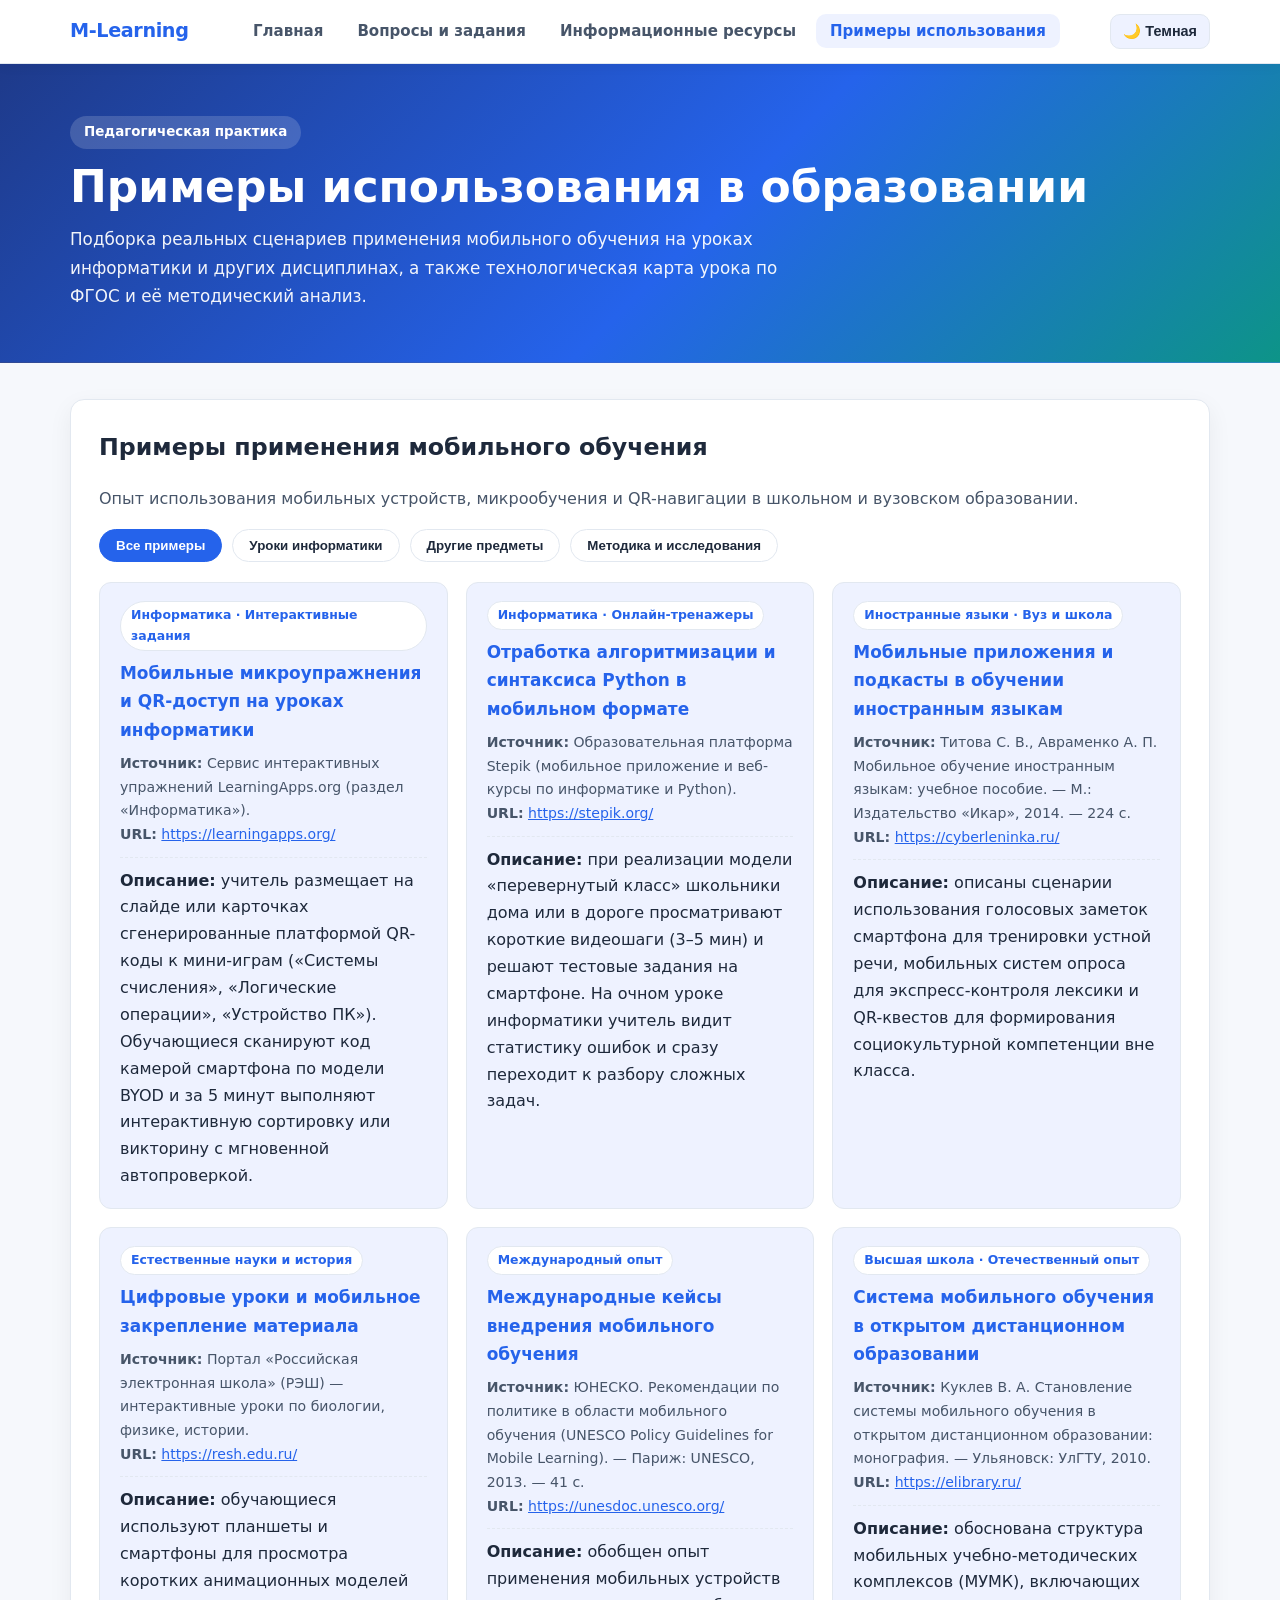
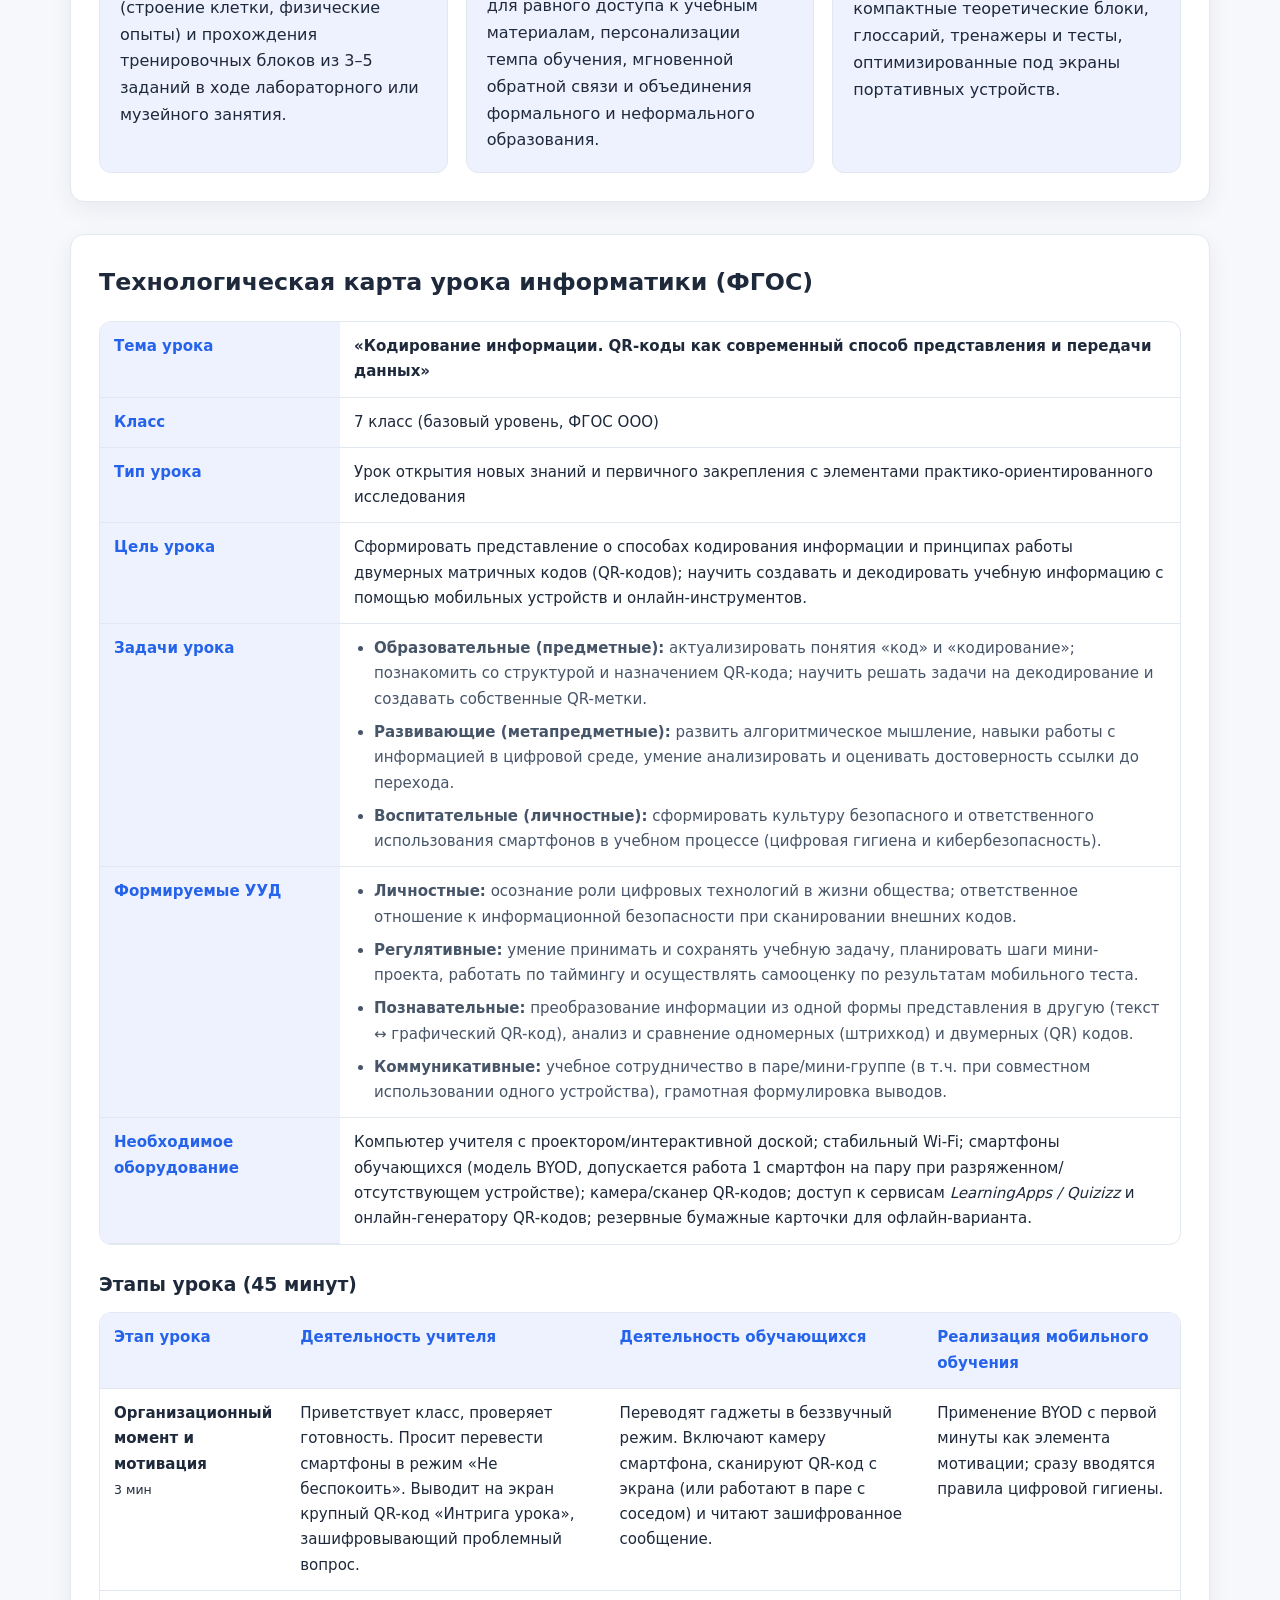
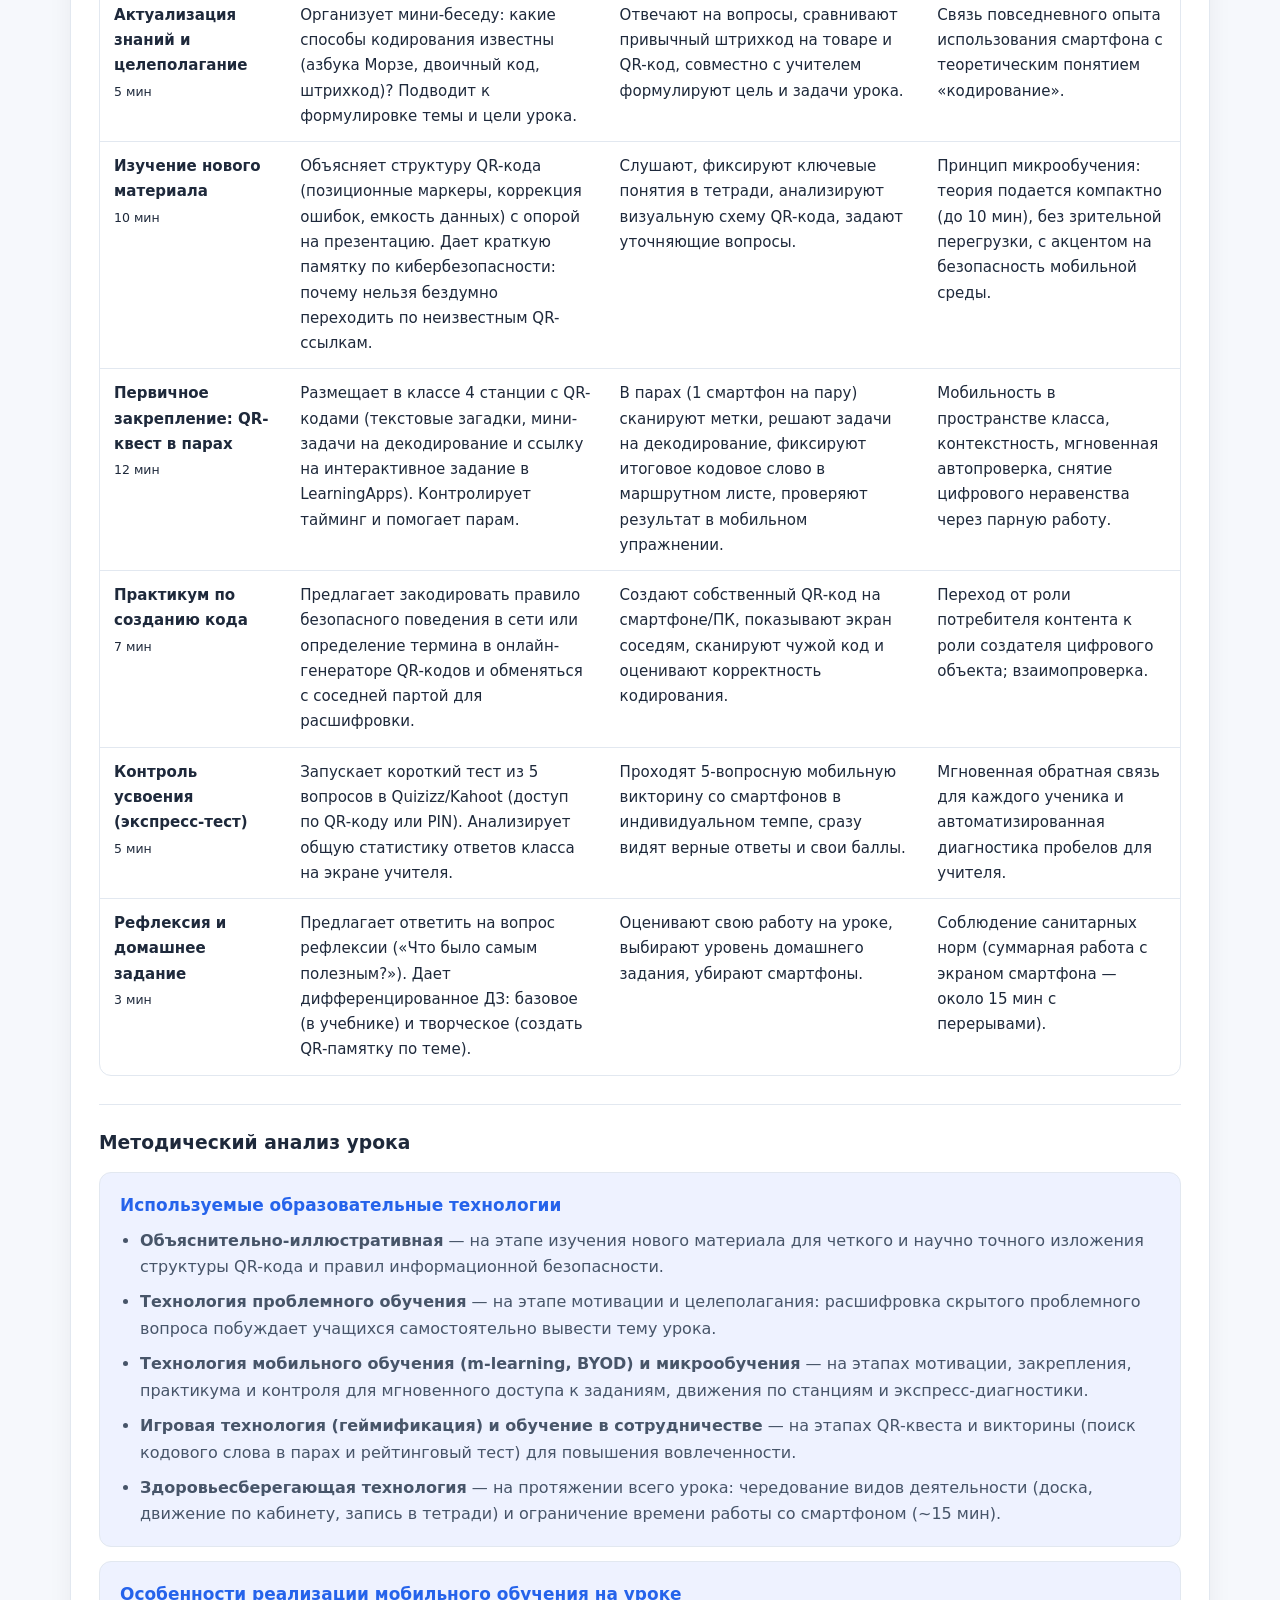
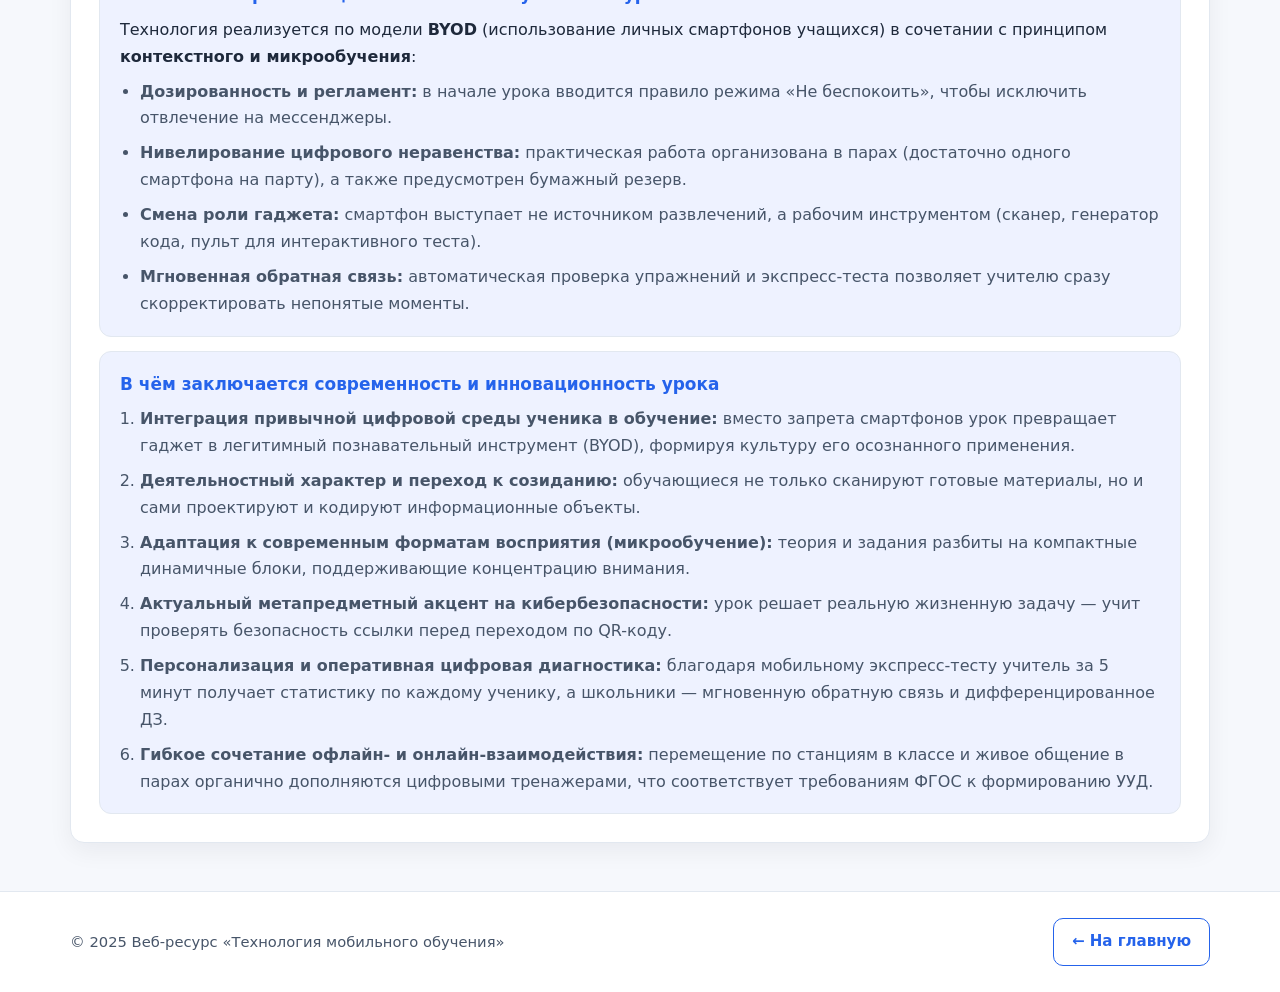
<file: examples.html>
<!DOCTYPE html>
<html lang="ru">
<head>
  <meta charset="UTF-8" />
  <meta name="viewport" content="width=device-width, initial-scale=1.0" />
  <title>Примеры использования — Технология мобильного обучения</title>
  <link rel="stylesheet" href="css/style.css" />
</head>
<body>
  <header class="header">
    <div class="container nav-wrap">
      <a href="index.html" class="logo">M-Learning</a>
      <ul class="nav-links" id="navLinks">
        <li><a href="index.html">Главная</a></li>
        <li><a href="tasks.html">Вопросы и задания</a></li>
        <li><a href="resources.html">Информационные ресурсы</a></li>
        <li><a href="examples.html" class="active">Примеры использования</a></li>
      </ul>
      <div class="nav-actions">
        <button class="icon-btn" id="themeBtn">🌙 Темная</button>
        <button class="icon-btn burger" id="burgerBtn">☰</button>
      </div>
    </div>
  </header>

  <section class="hero">
    <div class="container">
      <span class="hero-badge">Педагогическая практика</span>
      <h1>Примеры использования в образовании</h1>
      <p>
        Подборка реальных сценариев применения мобильного обучения на уроках информатики и других дисциплинах,
        а также технологическая карта урока по ФГОС и её методический анализ.
      </p>
    </div>
  </section>

  <main class="container">
    <section class="section card" id="examples-list">
      <h2 class="section-title">Примеры применения мобильного обучения</h2>
      <p style="margin-bottom:16px; color:var(--text-muted);">
        Опыт использования мобильных устройств, микрообучения и QR-навигации в школьном и вузовском образовании.
      </p>

      <div class="filter-bar">
        <button class="filter-btn active" data-filter="all">Все примеры</button>
        <button class="filter-btn" data-filter="informatics">Уроки информатики</button>
        <button class="filter-btn" data-filter="other">Другие предметы</button>
        <button class="filter-btn" data-filter="platforms">Методика и исследования</button>
      </div>

      <div class="grid-2">
        <article class="info-box example-card" data-category="informatics">
          <span class="tag">Информатика · Интерактивные задания</span>
          <h3>Мобильные микроупражнения и QR-доступ на уроках информатики</h3>
          <p class="source-meta">
            <strong>Источник:</strong> Сервис интерактивных упражнений LearningApps.org (раздел «Информатика»).<br>
            <strong>URL:</strong> <a href="https://learningapps.org/" target="_blank" rel="noopener">https://learningapps.org/</a>
          </p>
          <p>
            <strong>Описание:</strong> учитель размещает на слайде или карточках сгенерированные платформой QR-коды к мини-играм («Системы счисления», «Логические операции», «Устройство ПК»). Обучающиеся сканируют код камерой смартфона по модели BYOD и за 5 минут выполняют интерактивную сортировку или викторину с мгновенной автопроверкой.
          </p>
        </article>

        <article class="info-box example-card" data-category="informatics">
          <span class="tag">Информатика · Онлайн-тренажеры</span>
          <h3>Отработка алгоритмизации и синтаксиса Python в мобильном формате</h3>
          <p class="source-meta">
            <strong>Источник:</strong> Образовательная платформа Stepik (мобильное приложение и веб-курсы по информатике и Python).<br>
            <strong>URL:</strong> <a href="https://stepik.org/" target="_blank" rel="noopener">https://stepik.org/</a>
          </p>
          <p>
            <strong>Описание:</strong> при реализации модели «перевернутый класс» школьники дома или в дороге просматривают короткие видеошаги (3–5 мин) и решают тестовые задания на смартфоне. На очном уроке информатики учитель видит статистику ошибок и сразу переходит к разбору сложных задач.
          </p>
        </article>

        <article class="info-box example-card" data-category="other">
          <span class="tag">Иностранные языки · Вуз и школа</span>
          <h3>Мобильные приложения и подкасты в обучении иностранным языкам</h3>
          <p class="source-meta">
            <strong>Источник:</strong> Титова С. В., Авраменко А. П. Мобильное обучение иностранным языкам: учебное пособие. — М.: Издательство «Икар», 2014. — 224 с.<br>
            <strong>URL:</strong> <a href="https://cyberleninka.ru/" target="_blank" rel="noopener">https://cyberleninka.ru/</a>
          </p>
          <p>
            <strong>Описание:</strong> описаны сценарии использования голосовых заметок смартфона для тренировки устной речи, мобильных систем опроса для экспресс-контроля лексики и QR-квестов для формирования социокультурной компетенции вне класса.
          </p>
        </article>

        <article class="info-box example-card" data-category="other">
          <span class="tag">Естественные науки и история</span>
          <h3>Цифровые уроки и мобильное закрепление материала</h3>
          <p class="source-meta">
            <strong>Источник:</strong> Портал «Российская электронная школа» (РЭШ) — интерактивные уроки по биологии, физике, истории.<br>
            <strong>URL:</strong> <a href="https://resh.edu.ru/" target="_blank" rel="noopener">https://resh.edu.ru/</a>
          </p>
          <p>
            <strong>Описание:</strong> обучающиеся используют планшеты и смартфоны для просмотра коротких анимационных моделей (строение клетки, физические опыты) и прохождения тренировочных блоков из 3–5 заданий в ходе лабораторного или музейного занятия.
          </p>
        </article>

        <article class="info-box example-card" data-category="platforms">
          <span class="tag">Международный опыт</span>
          <h3>Международные кейсы внедрения мобильного обучения</h3>
          <p class="source-meta">
            <strong>Источник:</strong> ЮНЕСКО. Рекомендации по политике в области мобильного обучения (UNESCO Policy Guidelines for Mobile Learning). — Париж: UNESCO, 2013. — 41 с.<br>
            <strong>URL:</strong> <a href="https://unesdoc.unesco.org/" target="_blank" rel="noopener">https://unesdoc.unesco.org/</a>
          </p>
          <p>
            <strong>Описание:</strong> обобщен опыт применения мобильных устройств для равного доступа к учебным материалам, персонализации темпа обучения, мгновенной обратной связи и объединения формального и неформального образования.
          </p>
        </article>

        <article class="info-box example-card" data-category="platforms">
          <span class="tag">Высшая школа · Отечественный опыт</span>
          <h3>Система мобильного обучения в открытом дистанционном образовании</h3>
          <p class="source-meta">
            <strong>Источник:</strong> Куклев В. А. Становление системы мобильного обучения в открытом дистанционном образовании: монография. — Ульяновск: УлГТУ, 2010.<br>
            <strong>URL:</strong> <a href="https://elibrary.ru/" target="_blank" rel="noopener">https://elibrary.ru/</a>
          </p>
          <p>
            <strong>Описание:</strong> обоснована структура мобильных учебно-методических комплексов (МУМК), включающих компактные теоретические блоки, глоссарий, тренажеры и тесты, оптимизированные под экраны портативных устройств.
          </p>
        </article>
      </div>
    </section>

    <section class="section card" id="lesson-plan">
      <h2 class="section-title">Технологическая карта урока информатики (ФГОС)</h2>

      <div class="table-wrap" style="margin-bottom:24px;">
        <table class="spec-table">
          <tbody>
            <tr>
              <th style="width:240px;">Тема урока</th>
              <td><strong>«Кодирование информации. QR-коды как современный способ представления и передачи данных»</strong></td>
            </tr>
            <tr>
              <th>Класс</th>
              <td>7 класс (базовый уровень, ФГОС ООО)</td>
            </tr>
            <tr>
              <th>Тип урока</th>
              <td>Урок открытия новых знаний и первичного закрепления с элементами практико-ориентированного исследования</td>
            </tr>
            <tr>
              <th>Цель урока</th>
              <td>Сформировать представление о способах кодирования информации и принципах работы двумерных матричных кодов (QR-кодов); научить создавать и декодировать учебную информацию с помощью мобильных устройств и онлайн-инструментов.</td>
            </tr>
            <tr>
              <th>Задачи урока</th>
              <td>
                <ul class="styled">
                  <li><strong>Образовательные (предметные):</strong> актуализировать понятия «код» и «кодирование»; познакомить со структурой и назначением QR-кода; научить решать задачи на декодирование и создавать собственные QR-метки.</li>
                  <li><strong>Развивающие (метапредметные):</strong> развить алгоритмическое мышление, навыки работы с информацией в цифровой среде, умение анализировать и оценивать достоверность ссылки до перехода.</li>
                  <li><strong>Воспитательные (личностные):</strong> сформировать культуру безопасного и ответственного использования смартфонов в учебном процессе (цифровая гигиена и кибербезопасность).</li>
                </ul>
              </td>
            </tr>
            <tr>
              <th>Формируемые УУД</th>
              <td>
                <ul class="styled">
                  <li><strong>Личностные:</strong> осознание роли цифровых технологий в жизни общества; ответственное отношение к информационной безопасности при сканировании внешних кодов.</li>
                  <li><strong>Регулятивные:</strong> умение принимать и сохранять учебную задачу, планировать шаги мини-проекта, работать по таймингу и осуществлять самооценку по результатам мобильного теста.</li>
                  <li><strong>Познавательные:</strong> преобразование информации из одной формы представления в другую (текст ↔ графический QR-код), анализ и сравнение одномерных (штрихкод) и двумерных (QR) кодов.</li>
                  <li><strong>Коммуникативные:</strong> учебное сотрудничество в паре/мини-группе (в т.ч. при совместном использовании одного устройства), грамотная формулировка выводов.</li>
                </ul>
              </td>
            </tr>
            <tr>
              <th>Необходимое оборудование</th>
              <td>
                Компьютер учителя с проектором/интерактивной доской; стабильный Wi-Fi; смартфоны обучающихся (модель BYOD, допускается работа 1 смартфон на пару при разряженном/отсутствующем устройстве); камера/сканер QR-кодов; доступ к сервисам <em>LearningApps / Quizizz</em> и онлайн-генератору QR-кодов; резервные бумажные карточки для офлайн-варианта.
              </td>
            </tr>
          </tbody>
        </table>
      </div>

      <h3 style="margin-bottom:12px;">Этапы урока (45 минут)</h3>
      <div class="table-wrap">
        <table class="spec-table">
          <thead>
            <tr>
              <th style="width:16%;">Этап урока</th>
              <th style="width:30%;">Деятельность учителя</th>
              <th style="width:30%;">Деятельность обучающихся</th>
              <th style="width:24%;">Реализация мобильного обучения</th>
            </tr>
          </thead>
          <tbody>
            <tr>
              <td><strong>Организационный момент и мотивация</strong><br><small>3 мин</small></td>
              <td>Приветствует класс, проверяет готовность. Просит перевести смартфоны в режим «Не беспокоить». Выводит на экран крупный QR-код «Интрига урока», зашифровывающий проблемный вопрос.</td>
              <td>Переводят гаджеты в беззвучный режим. Включают камеру смартфона, сканируют QR-код с экрана (или работают в паре с соседом) и читают зашифрованное сообщение.</td>
              <td>Применение BYOD с первой минуты как элемента мотивации; сразу вводятся правила цифровой гигиены.</td>
            </tr>
            <tr>
              <td><strong>Актуализация знаний и целеполагание</strong><br><small>5 мин</small></td>
              <td>Организует мини-беседу: какие способы кодирования известны (азбука Морзе, двоичный код, штрихкод)? Подводит к формулировке темы и цели урока.</td>
              <td>Отвечают на вопросы, сравнивают привычный штрихкод на товаре и QR-код, совместно с учителем формулируют цель и задачи урока.</td>
              <td>Связь повседневного опыта использования смартфона с теоретическим понятием «кодирование».</td>
            </tr>
            <tr>
              <td><strong>Изучение нового материала</strong><br><small>10 мин</small></td>
              <td>Объясняет структуру QR-кода (позиционные маркеры, коррекция ошибок, емкость данных) с опорой на презентацию. Дает краткую памятку по кибербезопасности: почему нельзя бездумно переходить по неизвестным QR-ссылкам.</td>
              <td>Слушают, фиксируют ключевые понятия в тетради, анализируют визуальную схему QR-кода, задают уточняющие вопросы.</td>
              <td>Принцип микрообучения: теория подается компактно (до 10 мин), без зрительной перегрузки, с акцентом на безопасность мобильной среды.</td>
            </tr>
            <tr>
              <td><strong>Первичное закрепление: QR-квест в парах</strong><br><small>12 мин</small></td>
              <td>Размещает в классе 4 станции с QR-кодами (текстовые загадки, мини-задачи на декодирование и ссылку на интерактивное задание в LearningApps). Контролирует тайминг и помогает парам.</td>
              <td>В парах (1 смартфон на пару) сканируют метки, решают задачи на декодирование, фиксируют итоговое кодовое слово в маршрутном листе, проверяют результат в мобильном упражнении.</td>
              <td>Мобильность в пространстве класса, контекстность, мгновенная автопроверка, снятие цифрового неравенства через парную работу.</td>
            </tr>
            <tr>
              <td><strong>Практикум по созданию кода</strong><br><small>7 мин</small></td>
              <td>Предлагает закодировать правило безопасного поведения в сети или определение термина в онлайн-генераторе QR-кодов и обменяться с соседней партой для расшифровки.</td>
              <td>Создают собственный QR-код на смартфоне/ПК, показывают экран соседям, сканируют чужой код и оценивают корректность кодирования.</td>
              <td>Переход от роли потребителя контента к роли создателя цифрового объекта; взаимопроверка.</td>
            </tr>
            <tr>
              <td><strong>Контроль усвоения (экспресс-тест)</strong><br><small>5 мин</small></td>
              <td>Запускает короткий тест из 5 вопросов в Quizizz/Kahoot (доступ по QR-коду или PIN). Анализирует общую статистику ответов класса на экране учителя.</td>
              <td>Проходят 5-вопросную мобильную викторину со смартфонов в индивидуальном темпе, сразу видят верные ответы и свои баллы.</td>
              <td>Мгновенная обратная связь для каждого ученика и автоматизированная диагностика пробелов для учителя.</td>
            </tr>
            <tr>
              <td><strong>Рефлексия и домашнее задание</strong><br><small>3 мин</small></td>
              <td>Предлагает ответить на вопрос рефлексии («Что было самым полезным?»). Дает дифференцированное ДЗ: базовое (в учебнике) и творческое (создать QR-памятку по теме).</td>
              <td>Оценивают свою работу на уроке, выбирают уровень домашнего задания, убирают смартфоны.</td>
              <td>Соблюдение санитарных норм (суммарная работа с экраном смартфона — около 15 мин с перерывами).</td>
            </tr>
          </tbody>
        </table>
      </div>

      <div class="answer-block">
        <h3 style="margin-bottom:14px;">Методический анализ урока</h3>

        <div class="info-box">
          <h4>Используемые образовательные технологии</h4>
          <ul class="styled" style="margin-top:8px;">
            <li><strong>Объяснительно-иллюстративная</strong> — на этапе изучения нового материала для четкого и научно точного изложения структуры QR-кода и правил информационной безопасности.</li>
            <li><strong>Технология проблемного обучения</strong> — на этапе мотивации и целеполагания: расшифровка скрытого проблемного вопроса побуждает учащихся самостоятельно вывести тему урока.</li>
            <li><strong>Технология мобильного обучения (m-learning, BYOD) и микрообучения</strong> — на этапах мотивации, закрепления, практикума и контроля для мгновенного доступа к заданиям, движения по станциям и экспресс-диагностики.</li>
            <li><strong>Игровая технология (геймификация) и обучение в сотрудничестве</strong> — на этапах QR-квеста и викторины (поиск кодового слова в парах и рейтинговый тест) для повышения вовлеченности.</li>
            <li><strong>Здоровьесберегающая технология</strong> — на протяжении всего урока: чередование видов деятельности (доска, движение по кабинету, запись в тетради) и ограничение времени работы со смартфоном (~15 мин).</li>
          </ul>
        </div>

        <div class="info-box" style="margin-top:14px;">
          <h4>Особенности реализации мобильного обучения на уроке</h4>
          <p style="margin-top:8px;">
            Технология реализуется по модели <strong>BYOD</strong> (использование личных смартфонов учащихся) в сочетании с принципом <strong>контекстного и микрообучения</strong>:
          </p>
          <ul class="styled" style="margin-top:8px;">
            <li><strong>Дозированность и регламент:</strong> в начале урока вводится правило режима «Не беспокоить», чтобы исключить отвлечение на мессенджеры.</li>
            <li><strong>Нивелирование цифрового неравенства:</strong> практическая работа организована в парах (достаточно одного смартфона на парту), а также предусмотрен бумажный резерв.</li>
            <li><strong>Смена роли гаджета:</strong> смартфон выступает не источником развлечений, а рабочим инструментом (сканер, генератор кода, пульт для интерактивного теста).</li>
            <li><strong>Мгновенная обратная связь:</strong> автоматическая проверка упражнений и экспресс-теста позволяет учителю сразу скорректировать непонятые моменты.</li>
          </ul>
        </div>

        <div class="info-box" style="margin-top:14px;">
          <h4>В чём заключается современность и инновационность урока</h4>
          <ol class="styled" style="margin-top:8px;">
            <li><strong>Интеграция привычной цифровой среды ученика в обучение:</strong> вместо запрета смартфонов урок превращает гаджет в легитимный познавательный инструмент (BYOD), формируя культуру его осознанного применения.</li>
            <li><strong>Деятельностный характер и переход к созиданию:</strong> обучающиеся не только сканируют готовые материалы, но и сами проектируют и кодируют информационные объекты.</li>
            <li><strong>Адаптация к современным форматам восприятия (микрообучение):</strong> теория и задания разбиты на компактные динамичные блоки, поддерживающие концентрацию внимания.</li>
            <li><strong>Актуальный метапредметный акцент на кибербезопасности:</strong> урок решает реальную жизненную задачу — учит проверять безопасность ссылки перед переходом по QR-коду.</li>
            <li><strong>Персонализация и оперативная цифровая диагностика:</strong> благодаря мобильному экспресс-тесту учитель за 5 минут получает статистику по каждому ученику, а школьники — мгновенную обратную связь и дифференцированное ДЗ.</li>
            <li><strong>Гибкое сочетание офлайн- и онлайн-взаимодействия:</strong> перемещение по станциям в классе и живое общение в парах органично дополняются цифровыми тренажерами, что соответствует требованиям ФГОС к формированию УУД.</li>
          </ol>
        </div>
      </div>
    </section>
  </main>

  <button id="toTopBtn" class="btn">↑ Наверх</button>

  <footer class="footer">
    <div class="container footer-flex">
      <span>© 2025 Веб-ресурс «Технология мобильного обучения»</span>
      <a href="index.html" class="btn btn-outline">← На главную</a>
    </div>
  </footer>

  <script src="js/main.js"></script>
</body>
</html>
</file>
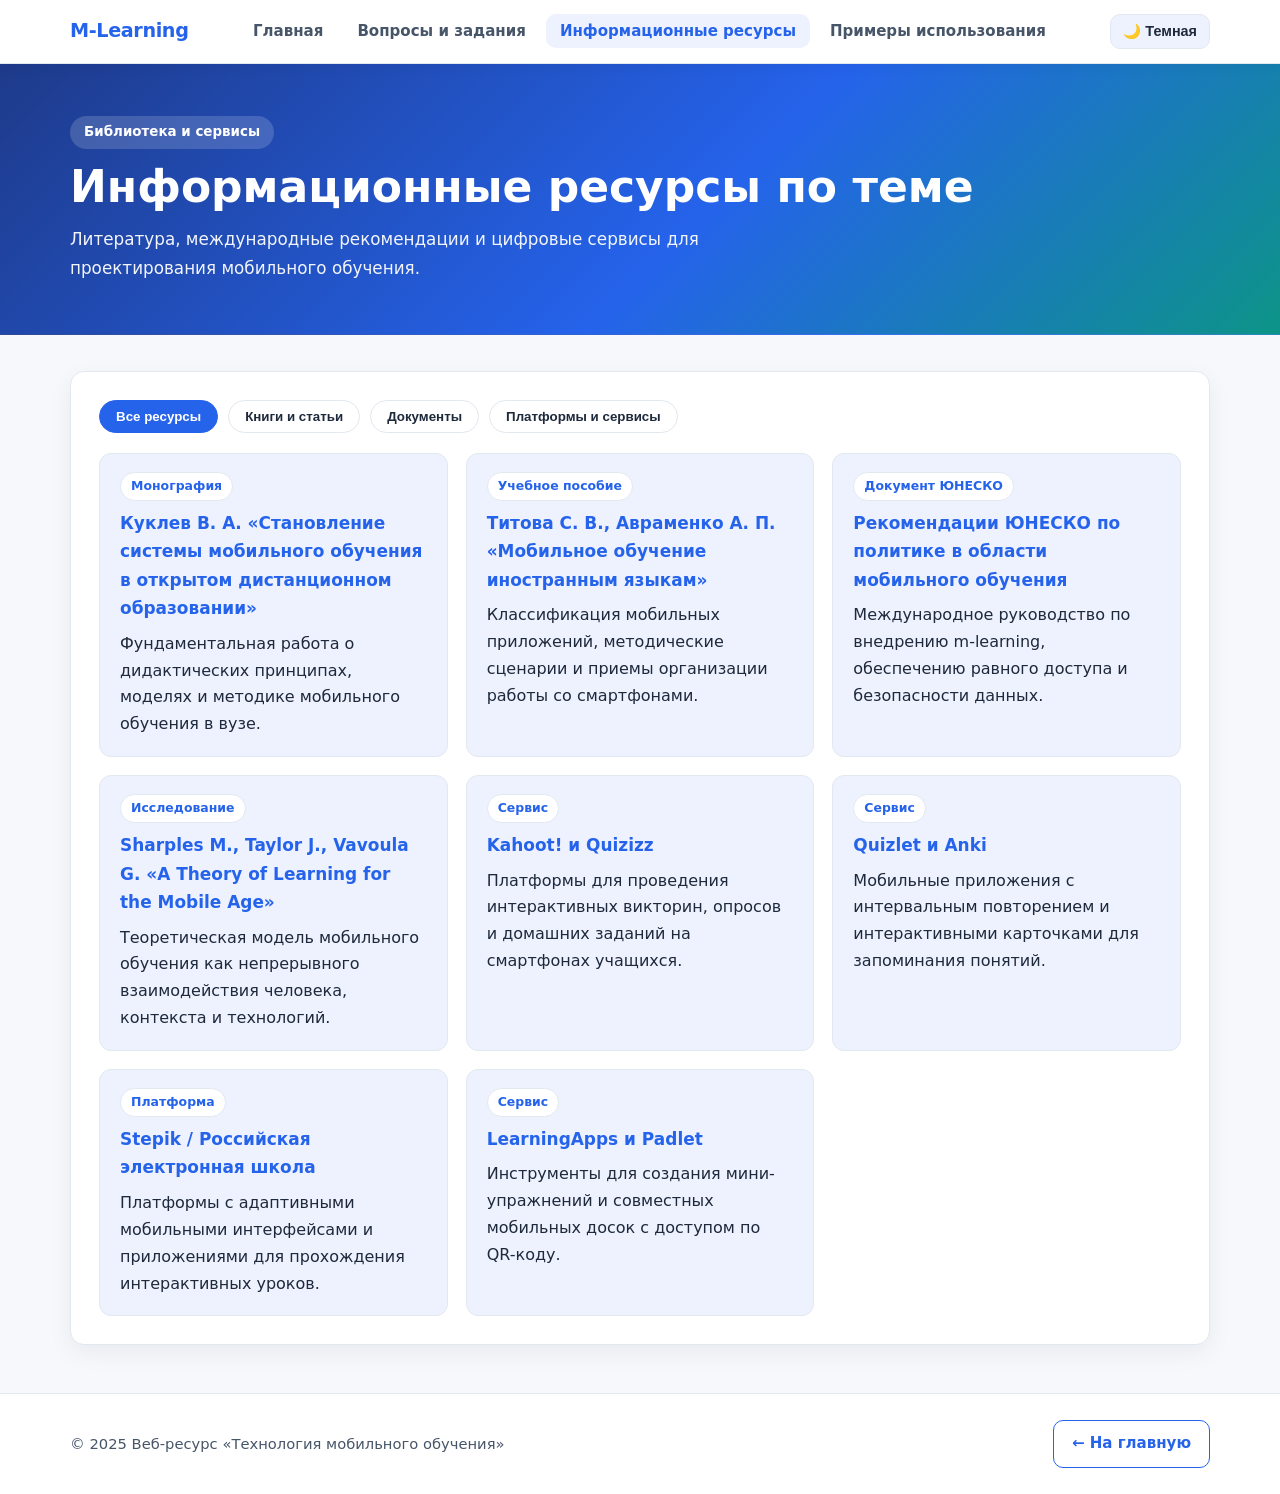
<file: resources.html>
<!DOCTYPE html>
<html lang="ru">
<head>
  <meta charset="UTF-8" />
  <meta name="viewport" content="width=device-width, initial-scale=1.0" />
  <title>Информационные ресурсы — Технология мобильного обучения</title>
  <link rel="stylesheet" href="css/style.css" />
</head>
<body>
  <header class="header">
    <div class="container nav-wrap">
      <a href="index.html" class="logo">M-Learning</a>
      <ul class="nav-links" id="navLinks">
        <li><a href="index.html">Главная</a></li>
        <li><a href="tasks.html">Вопросы и задания</a></li>
        <li><a href="resources.html" class="active">Информационные ресурсы</a></li>
        <li><a href="examples.html">Примеры использования</a></li>
      </ul>
      <div class="nav-actions">
        <button class="icon-btn" id="themeBtn">🌙 Темная</button>
        <button class="icon-btn burger" id="burgerBtn">☰</button>
      </div>
    </div>
  </header>

  <section class="hero">
    <div class="container">
      <span class="hero-badge">Библиотека и сервисы</span>
      <h1>Информационные ресурсы по теме</h1>
      <p>Литература, международные рекомендации и цифровые сервисы для проектирования мобильного обучения.</p>
    </div>
  </section>

  <main class="container">
    <section class="section card">
      <div class="filter-bar">
        <button class="filter-btn active" data-filter="all">Все ресурсы</button>
        <button class="filter-btn" data-filter="books">Книги и статьи</button>
        <button class="filter-btn" data-filter="docs">Документы</button>
        <button class="filter-btn" data-filter="tools">Платформы и сервисы</button>
      </div>

      <div class="grid-2">
        <article class="info-box" data-category="books">
          <span class="tag">Монография</span>
          <h3>Куклев В. А. «Становление системы мобильного обучения в открытом дистанционном образовании»</h3>
          <p>Фундаментальная работа о дидактических принципах, моделях и методике мобильного обучения в вузе.</p>
        </article>

        <article class="info-box" data-category="books">
          <span class="tag">Учебное пособие</span>
          <h3>Титова С. В., Авраменко А. П. «Мобильное обучение иностранным языкам»</h3>
          <p>Классификация мобильных приложений, методические сценарии и приемы организации работы со смартфонами.</p>
        </article>

        <article class="info-box" data-category="docs">
          <span class="tag">Документ ЮНЕСКО</span>
          <h3>Рекомендации ЮНЕСКО по политике в области мобильного обучения</h3>
          <p>Международное руководство по внедрению m-learning, обеспечению равного доступа и безопасности данных.</p>
        </article>

        <article class="info-box" data-category="books">
          <span class="tag">Исследование</span>
          <h3>Sharples M., Taylor J., Vavoula G. «A Theory of Learning for the Mobile Age»</h3>
          <p>Теоретическая модель мобильного обучения как непрерывного взаимодействия человека, контекста и технологий.</p>
        </article>

        <article class="info-box" data-category="tools">
          <span class="tag">Сервис</span>
          <h3>Kahoot! и Quizizz</h3>
          <p>Платформы для проведения интерактивных викторин, опросов и домашних заданий на смартфонах учащихся.</p>
        </article>

        <article class="info-box" data-category="tools">
          <span class="tag">Сервис</span>
          <h3>Quizlet и Anki</h3>
          <p>Мобильные приложения с интервальным повторением и интерактивными карточками для запоминания понятий.</p>
        </article>

        <article class="info-box" data-category="tools">
          <span class="tag">Платформа</span>
          <h3>Stepik / Российская электронная школа</h3>
          <p>Платформы с адаптивными мобильными интерфейсами и приложениями для прохождения интерактивных уроков.</p>
        </article>

        <article class="info-box" data-category="tools">
          <span class="tag">Сервис</span>
          <h3>LearningApps и Padlet</h3>
          <p>Инструменты для создания мини-упражнений и совместных мобильных досок с доступом по QR-коду.</p>
        </article>
      </div>
    </section>
  </main>

  <button id="toTopBtn" class="btn">↑ Наверх</button>

  <footer class="footer">
    <div class="container footer-flex">
      <span>© 2025 Веб-ресурс «Технология мобильного обучения»</span>
      <a href="index.html" class="btn btn-outline">← На главную</a>
    </div>
  </footer>

  <script src="js/main.js"></script>
</body>
</html>
</file>
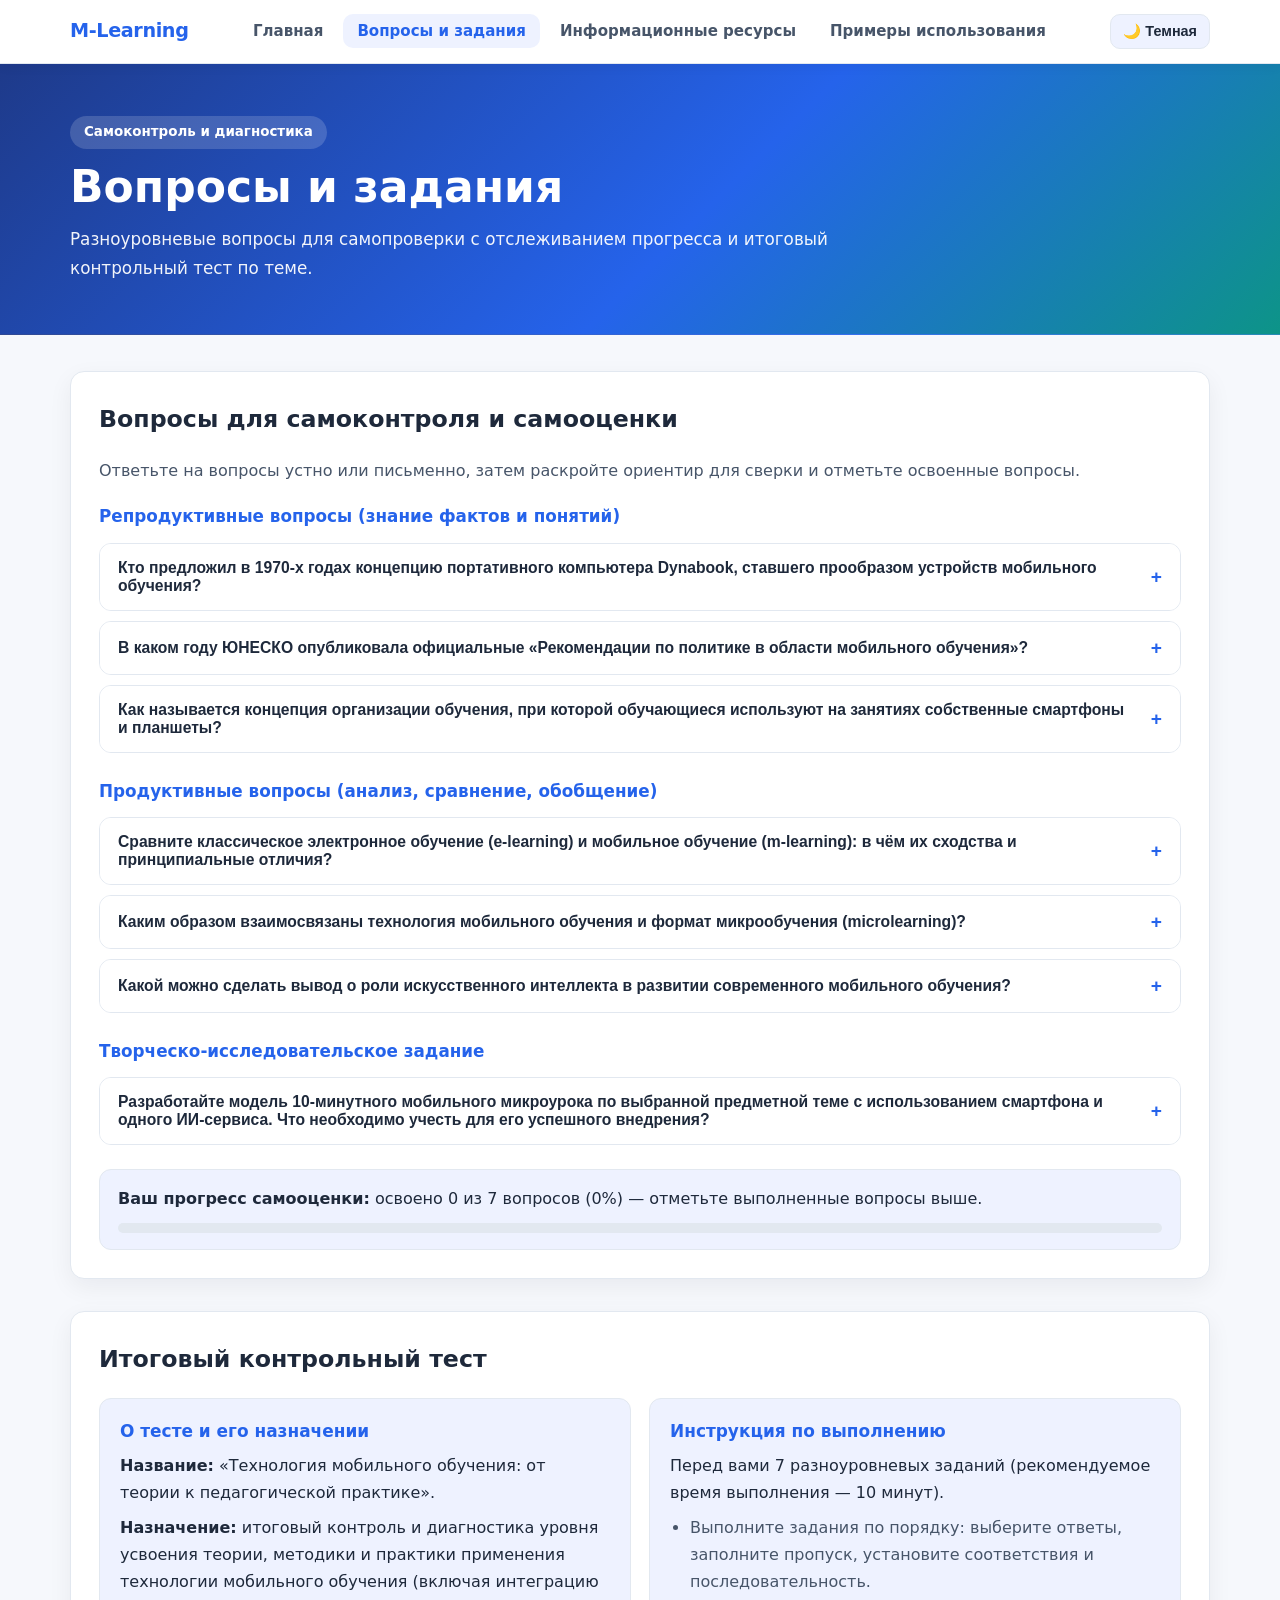
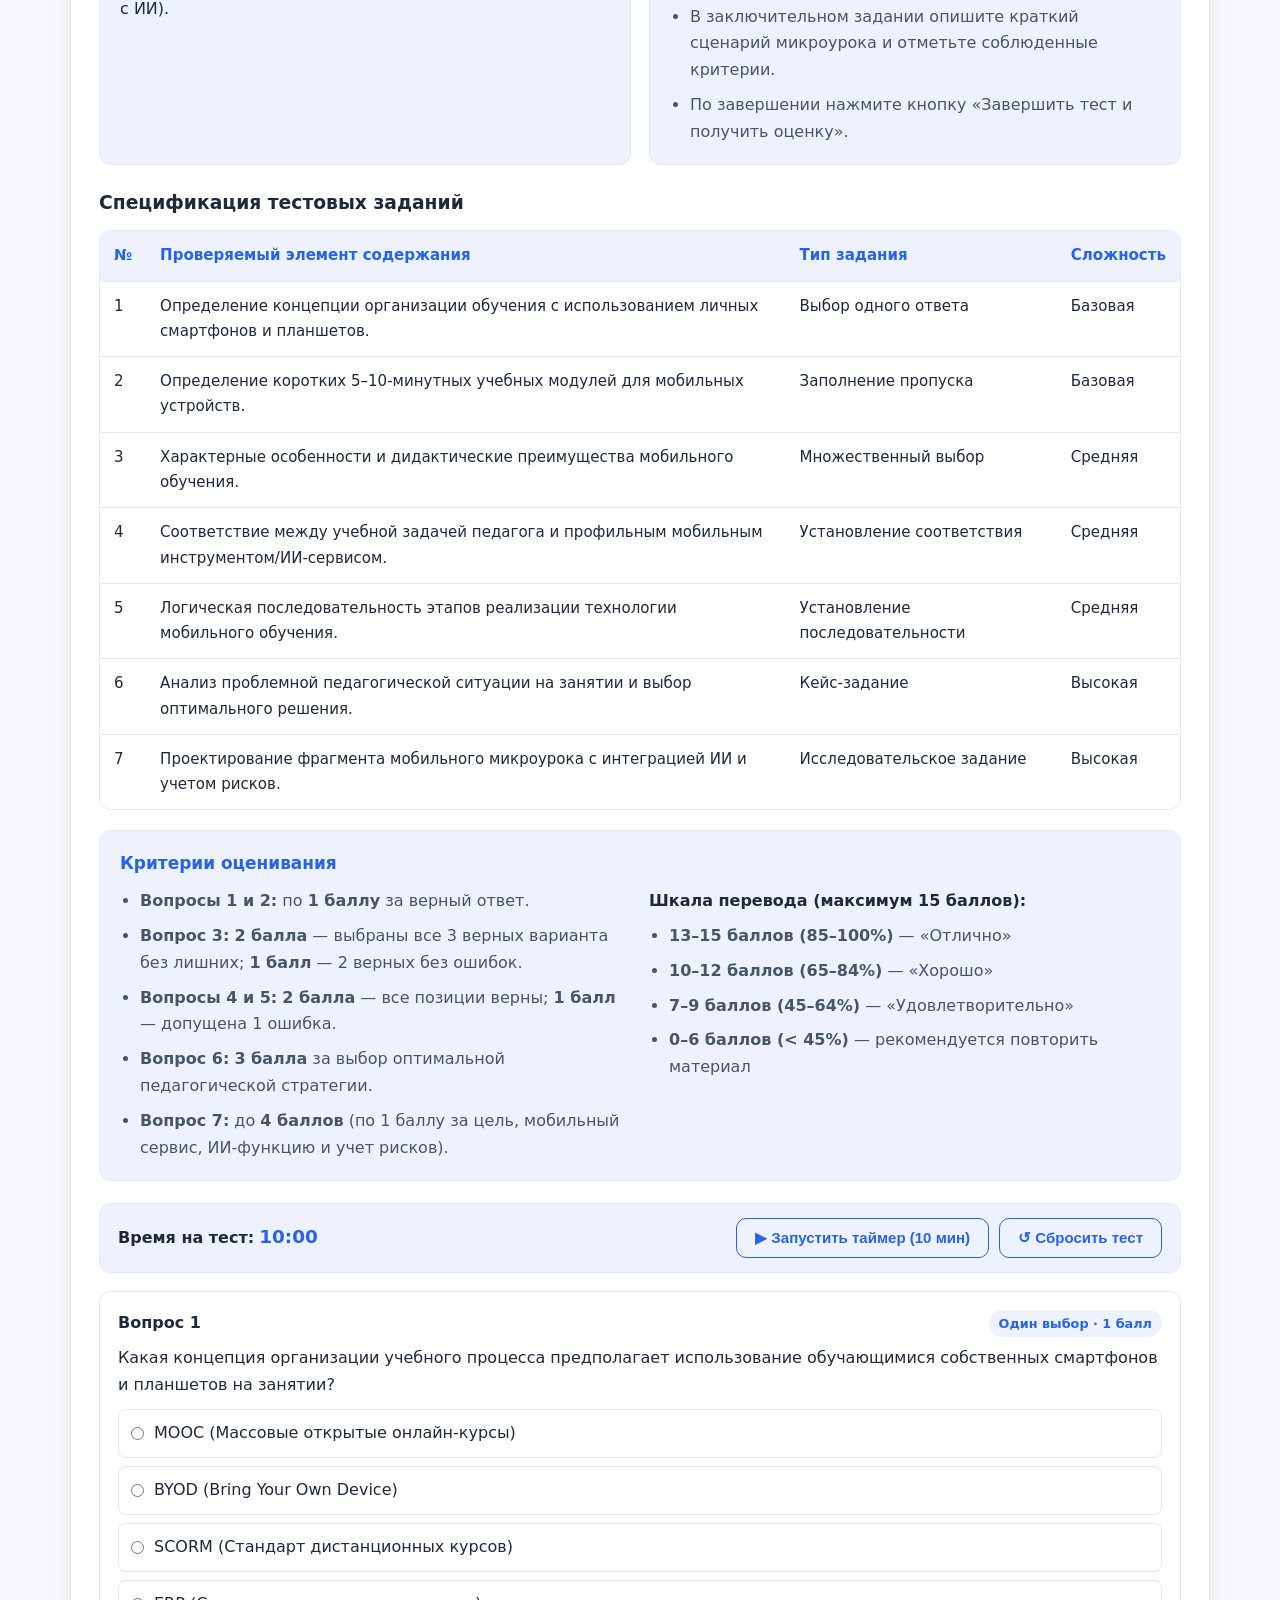
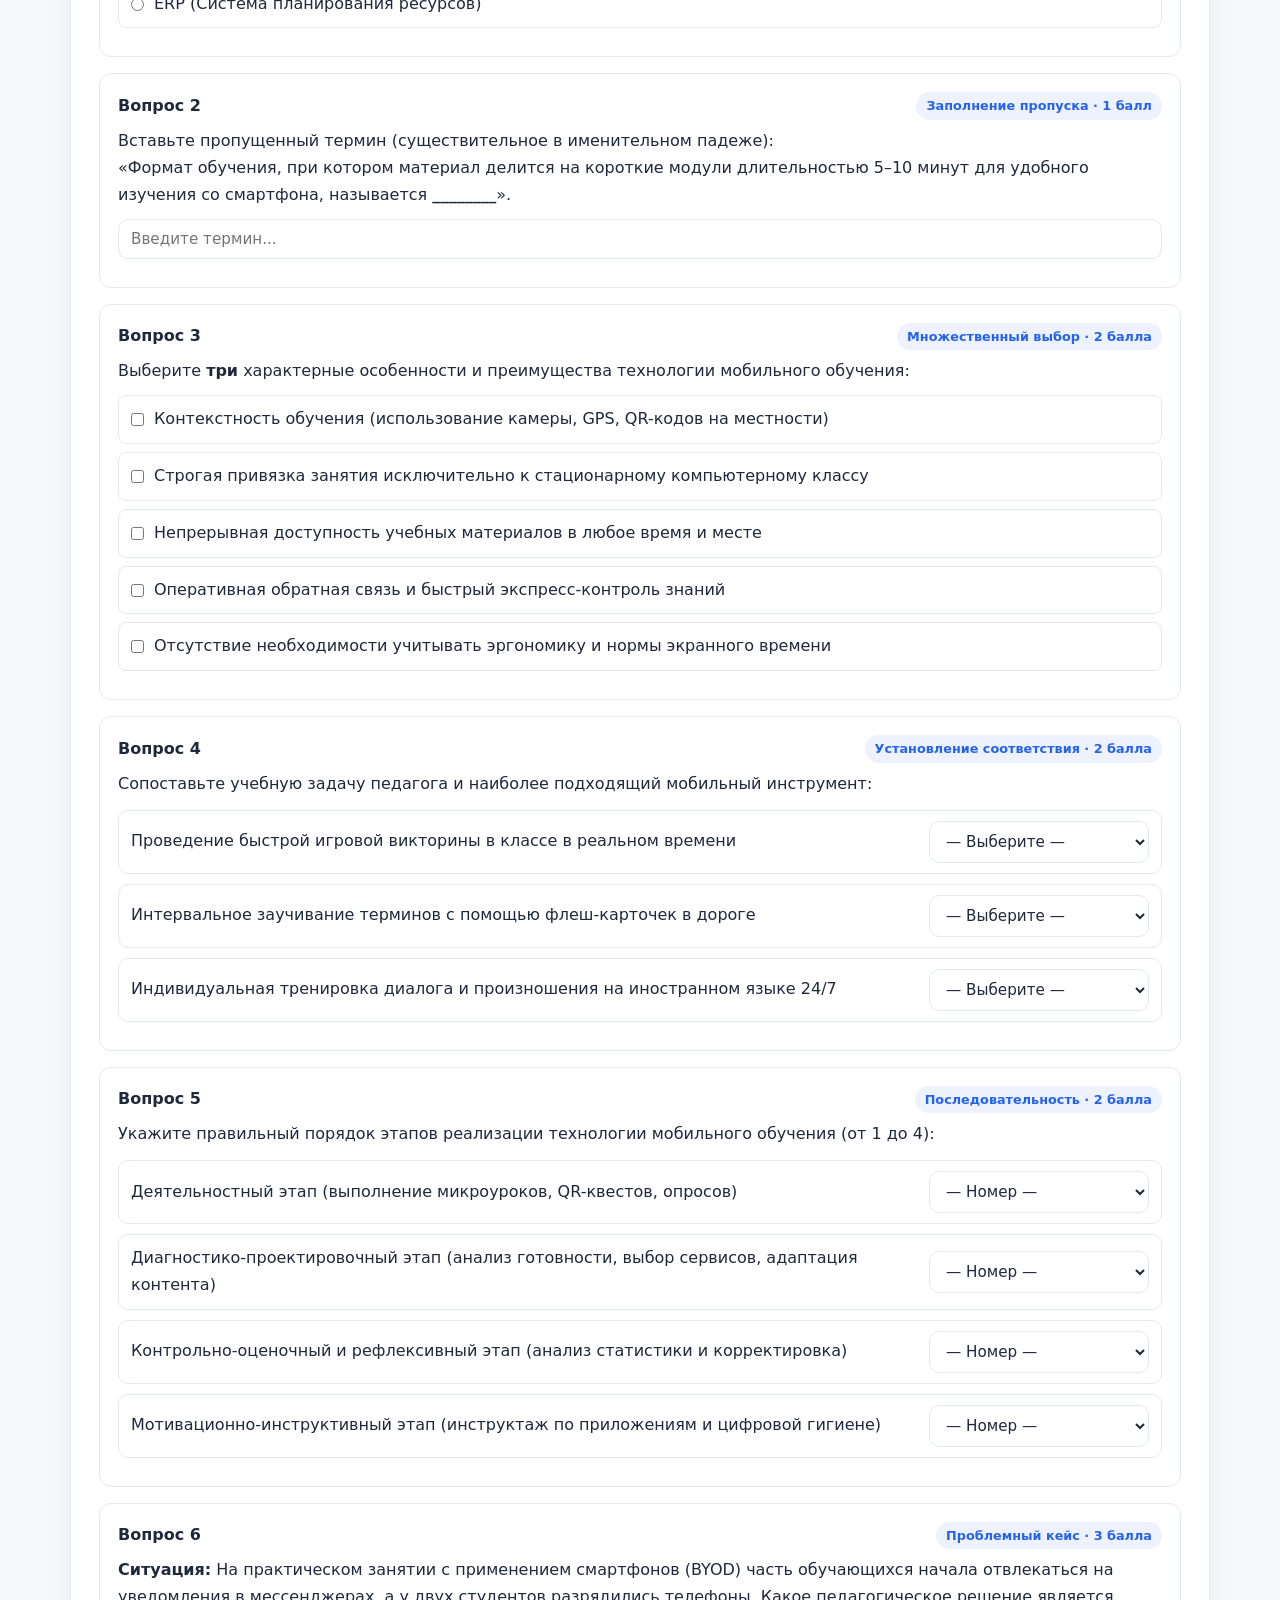
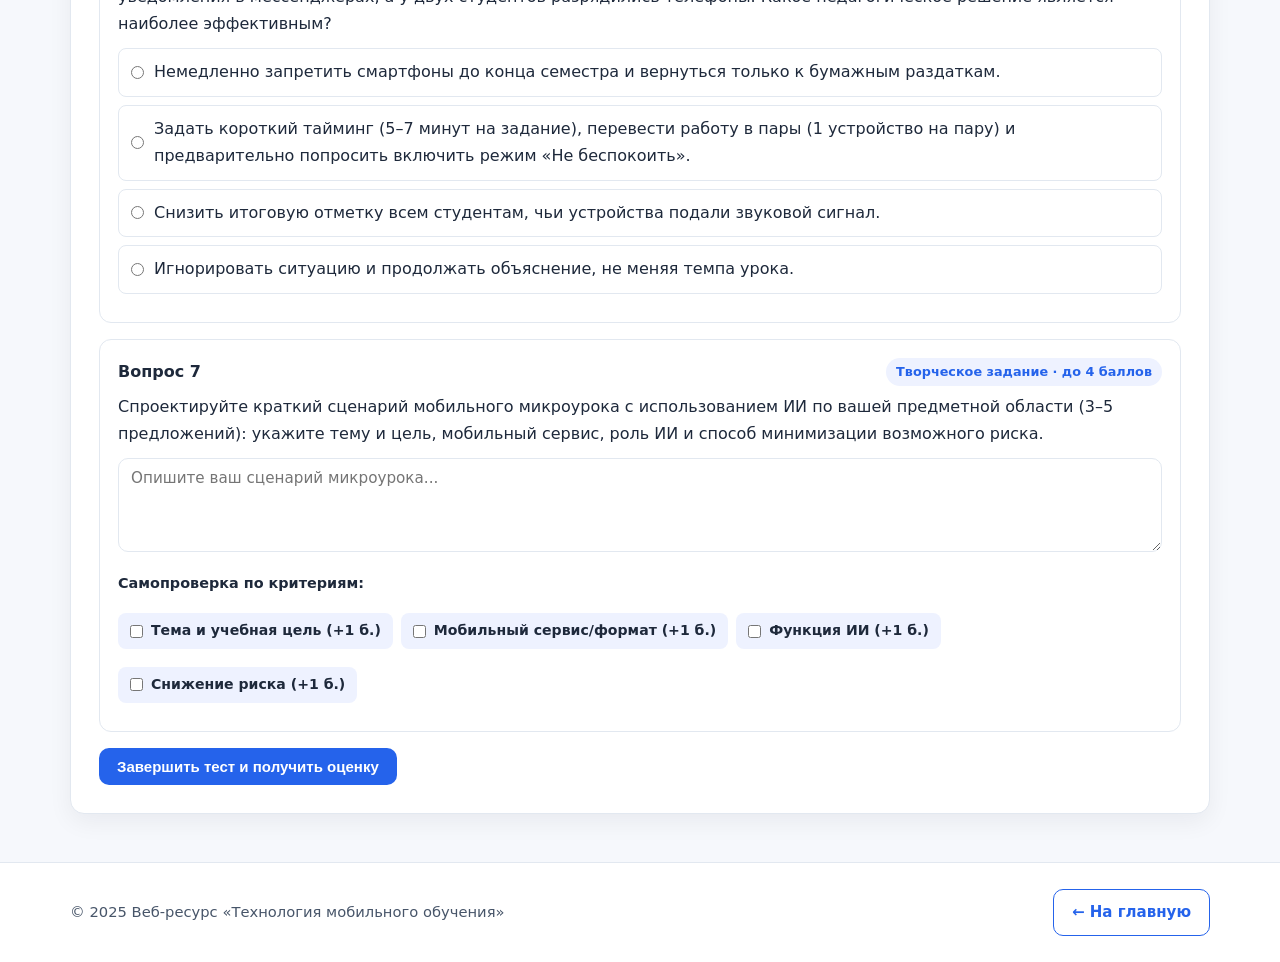
<file: tasks.html>
<!DOCTYPE html>
<html lang="ru">
<head>
  <meta charset="UTF-8" />
  <meta name="viewport" content="width=device-width, initial-scale=1.0" />
  <title>Вопросы и задания — Технология мобильного обучения</title>
  <link rel="stylesheet" href="css/style.css" />
</head>
<body>
  <header class="header">
    <div class="container nav-wrap">
      <a href="index.html" class="logo">M-Learning</a>
      <ul class="nav-links" id="navLinks">
        <li><a href="index.html">Главная</a></li>
        <li><a href="tasks.html" class="active">Вопросы и задания</a></li>
        <li><a href="resources.html">Информационные ресурсы</a></li>
        <li><a href="examples.html">Примеры использования</a></li>
      </ul>
      <div class="nav-actions">
        <button class="icon-btn" id="themeBtn">🌙 Темная</button>
        <button class="icon-btn burger" id="burgerBtn">☰</button>
      </div>
    </div>
  </header>

  <section class="hero">
    <div class="container">
      <span class="hero-badge">Самоконтроль и диагностика</span>
      <h1>Вопросы и задания</h1>
      <p>Разноуровневые вопросы для самопроверки с отслеживанием прогресса и итоговый контрольный тест по теме.</p>
    </div>
  </section>

  <main class="container">
    <section class="section card" id="questions">
      <h2 class="section-title">Вопросы для самоконтроля и самооценки</h2>
      <p style="margin-bottom:18px; color:var(--text-muted);">
        Ответьте на вопросы устно или письменно, затем раскройте ориентир для сверки и отметьте освоенные вопросы.
      </p>

      <div class="question-group">
        <h3 class="question-group-title">Репродуктивные вопросы (знание фактов и понятий)</h3>

        <div class="accordion-item">
          <button class="accordion-btn">
            <span>Кто предложил в 1970-х годах концепцию портативного компьютера Dynabook, ставшего прообразом устройств мобильного обучения?</span>
            <span class="acc-sign">+</span>
          </button>
          <div class="accordion-panel">
            <p><strong>Эталонный ответ:</strong> Концепцию персонального портативного компьютера для обучения <em>Dynabook</em> предложил американский ученый в области информатики <strong>Алан Кей (Alan Kay)</strong>.</p>
            <label class="self-check"><input type="checkbox" class="self-assess-cb" /> Вопрос освоен</label>
          </div>
        </div>

        <div class="accordion-item">
          <button class="accordion-btn">
            <span>В каком году ЮНЕСКО опубликовала официальные «Рекомендации по политике в области мобильного обучения»?</span>
            <span class="acc-sign">+</span>
          </button>
          <div class="accordion-panel">
            <p><strong>Эталонный ответ:</strong> Документ был опубликован ЮНЕСКО в <strong>2013 году</strong> (<em>UNESCO Policy Guidelines for Mobile Learning</em>).</p>
            <label class="self-check"><input type="checkbox" class="self-assess-cb" /> Вопрос освоен</label>
          </div>
        </div>

        <div class="accordion-item">
          <button class="accordion-btn">
            <span>Как называется концепция организации обучения, при которой обучающиеся используют на занятиях собственные смартфоны и планшеты?</span>
            <span class="acc-sign">+</span>
          </button>
          <div class="accordion-panel">
            <p><strong>Эталонный ответ:</strong> Такая модель называется <strong>BYOD</strong> (<em>Bring Your Own Device</em> — «принеси своё устройство»).</p>
            <label class="self-check"><input type="checkbox" class="self-assess-cb" /> Вопрос освоен</label>
          </div>
        </div>
      </div>

      <div class="question-group">
        <h3 class="question-group-title">Продуктивные вопросы (анализ, сравнение, обобщение)</h3>

        <div class="accordion-item">
          <button class="accordion-btn">
            <span>Сравните классическое электронное обучение (e-learning) и мобильное обучение (m-learning): в чём их сходства и принципиальные отличия?</span>
            <span class="acc-sign">+</span>
          </button>
          <div class="accordion-panel">
            <p><strong>Ориентир для самопроверки:</strong> Сходство — использование цифровых технологий, интерактивность и доступ к электронным ресурсам. Отличия — m-learning ориентировано на портативность, обучение «на ходу», короткие сессии, контекстность (камера, GPS, QR-коды) и спонтанность доступа, тогда как классический e-learning чаще привязан к стационарному рабочему месту.</p>
            <label class="self-check"><input type="checkbox" class="self-assess-cb" /> Вопрос освоен</label>
          </div>
        </div>

        <div class="accordion-item">
          <button class="accordion-btn">
            <span>Каким образом взаимосвязаны технология мобильного обучения и формат микрообучения (microlearning)?</span>
            <span class="acc-sign">+</span>
          </button>
          <div class="accordion-panel">
            <p><strong>Ориентир для самопроверки:</strong> Небольшой экран смартфона и условия использования (дорога, перерыв) ограничивают время непрерывной концентрации. Поэтому мобильный контент структурируется в виде микроуроков по 5–10 минут — одна завершенная микротема и быстрая проверка.</p>
            <label class="self-check"><input type="checkbox" class="self-assess-cb" /> Вопрос освоен</label>
          </div>
        </div>

        <div class="accordion-item">
          <button class="accordion-btn">
            <span>Какой можно сделать вывод о роли искусственного интеллекта в развитии современного мобильного обучения?</span>
            <span class="acc-sign">+</span>
          </button>
          <div class="accordion-panel">
            <p><strong>Ориентир для самопроверки:</strong> ИИ превращает мобильное устройство из пассивного хранилища файлов в персонального адаптивного тьютора (чат-боты 24/7, распознавание речи, генерация заданий под уровень ученика и ранняя аналитика трудностей).</p>
            <label class="self-check"><input type="checkbox" class="self-assess-cb" /> Вопрос освоен</label>
          </div>
        </div>
      </div>

      <div class="question-group">
        <h3 class="question-group-title">Творческо-исследовательское задание</h3>

        <div class="accordion-item">
          <button class="accordion-btn">
            <span>Разработайте модель 10-минутного мобильного микроурока по выбранной предметной теме с использованием смартфона и одного ИИ-сервиса. Что необходимо учесть для его успешного внедрения?</span>
            <span class="acc-sign">+</span>
          </button>
          <div class="accordion-panel">
            <p><strong>Критерии для самооценки проекта:</strong></p>
            <ul class="styled" style="margin:8px 0;">
              <li>Сформулирована конкретная учебная цель и возрастная аудитория.</li>
              <li>Выдержан тайминг (~2 мин мотивация/QR-вход, ~4 мин микроконтент, ~3 мин интерактивная практика/ИИ-диалог, ~1 мин рефлексия).</li>
              <li>Учтены эргономические и технические требования (адаптивность под экран, альтернатива при отсутствии гаджета, защита от отвлечения).</li>
            </ul>
            <label class="self-check"><input type="checkbox" class="self-assess-cb" /> Модель разработана</label>
          </div>
        </div>
      </div>

      <div class="self-assess-summary" id="selfAssessBox">
        <div>
          <strong>Ваш прогресс самооценки:</strong> освоено <span id="selfAssessCount">0</span> из 7 вопросов
          (<span id="selfAssessPercent">0%</span>) — <span id="selfAssessLevel">отметьте выполненные вопросы выше</span>.
        </div>
        <div class="progress-track">
          <div class="progress-fill" id="selfAssessBar"></div>
        </div>
      </div>
    </section>

    <section class="section card" id="interactive">
      <h2 class="section-title">Итоговый контрольный тест</h2>

      <div class="test-passport grid-2">
        <div class="info-box">
          <h3>О тесте и его назначении</h3>
          <p><strong>Название:</strong> «Технология мобильного обучения: от теории к педагогической практике».</p>
          <p style="margin-top:8px;"><strong>Назначение:</strong> итоговый контроль и диагностика уровня усвоения теории, методики и практики применения технологии мобильного обучения (включая интеграцию с ИИ).</p>
        </div>

        <div class="info-box">
          <h3>Инструкция по выполнению</h3>
          <p>Перед вами 7 разноуровневых заданий (рекомендуемое время выполнения — 10 минут).</p>
          <ul class="styled" style="margin-top:8px;">
            <li>Выполните задания по порядку: выберите ответы, заполните пропуск, установите соответствия и последовательность.</li>
            <li>В заключительном задании опишите краткий сценарий микроурока и отметьте соблюденные критерии.</li>
            <li>По завершении нажмите кнопку «Завершить тест и получить оценку».</li>
          </ul>
        </div>
      </div>

      <div style="margin-top:22px;">
        <h3 style="margin-bottom:12px;">Спецификация тестовых заданий</h3>
        <div class="table-wrap">
          <table class="spec-table">
            <thead>
              <tr>
                <th>№</th>
                <th>Проверяемый элемент содержания</th>
                <th>Тип задания</th>
                <th>Сложность</th>
              </tr>
            </thead>
            <tbody>
              <tr>
                <td>1</td>
                <td>Определение концепции организации обучения с использованием личных смартфонов и планшетов.</td>
                <td>Выбор одного ответа</td>
                <td>Базовая</td>
              </tr>
              <tr>
                <td>2</td>
                <td>Определение коротких 5–10-минутных учебных модулей для мобильных устройств.</td>
                <td>Заполнение пропуска</td>
                <td>Базовая</td>
              </tr>
              <tr>
                <td>3</td>
                <td>Характерные особенности и дидактические преимущества мобильного обучения.</td>
                <td>Множественный выбор</td>
                <td>Средняя</td>
              </tr>
              <tr>
                <td>4</td>
                <td>Соответствие между учебной задачей педагога и профильным мобильным инструментом/ИИ-сервисом.</td>
                <td>Установление соответствия</td>
                <td>Средняя</td>
              </tr>
              <tr>
                <td>5</td>
                <td>Логическая последовательность этапов реализации технологии мобильного обучения.</td>
                <td>Установление последовательности</td>
                <td>Средняя</td>
              </tr>
              <tr>
                <td>6</td>
                <td>Анализ проблемной педагогической ситуации на занятии и выбор оптимального решения.</td>
                <td>Кейс-задание</td>
                <td>Высокая</td>
              </tr>
              <tr>
                <td>7</td>
                <td>Проектирование фрагмента мобильного микроурока с интеграцией ИИ и учетом рисков.</td>
                <td>Исследовательское задание</td>
                <td>Высокая</td>
              </tr>
            </tbody>
          </table>
        </div>
      </div>

      <div class="info-box" style="margin-top:20px;">
        <h3>Критерии оценивания</h3>
        <div class="grid-2" style="margin-top:10px;">
          <ul class="styled">
            <li><strong>Вопросы 1 и 2:</strong> по <strong>1 баллу</strong> за верный ответ.</li>
            <li><strong>Вопрос 3:</strong> <strong>2 балла</strong> — выбраны все 3 верных варианта без лишних; <strong>1 балл</strong> — 2 верных без ошибок.</li>
            <li><strong>Вопросы 4 и 5:</strong> <strong>2 балла</strong> — все позиции верны; <strong>1 балл</strong> — допущена 1 ошибка.</li>
            <li><strong>Вопрос 6:</strong> <strong>3 балла</strong> за выбор оптимальной педагогической стратегии.</li>
            <li><strong>Вопрос 7:</strong> до <strong>4 баллов</strong> (по 1 баллу за цель, мобильный сервис, ИИ-функцию и учет рисков).</li>
          </ul>
          <div>
            <p><strong>Шкала перевода (максимум 15 баллов):</strong></p>
            <ul class="styled" style="margin-top:8px;">
              <li><strong>13–15 баллов (85–100%)</strong> — «Отлично»</li>
              <li><strong>10–12 баллов (65–84%)</strong> — «Хорошо»</li>
              <li><strong>7–9 баллов (45–64%)</strong> — «Удовлетворительно»</li>
              <li><strong>0–6 баллов (&lt; 45%)</strong> — рекомендуется повторить материал</li>
            </ul>
          </div>
        </div>
      </div>

      <div class="timer-bar">
        <div>
          <strong>Время на тест:</strong> <span id="testTimer">10:00</span>
        </div>
        <div style="display:flex; gap:10px; flex-wrap:wrap;">
          <button type="button" class="btn btn-outline" id="startTimerBtn">▶ Запустить таймер (10 мин)</button>
          <button type="button" class="btn btn-outline" id="resetTestBtn">↺ Сбросить тест</button>
        </div>
      </div>

      <form id="finalTestForm">
        <div class="quiz-question">
          <div class="q-head">
            <strong>Вопрос 1</strong>
            <span class="q-meta">Один выбор · 1 балл</span>
          </div>
          <p>Какая концепция организации учебного процесса предполагает использование обучающимися собственных смартфонов и планшетов на занятии?</p>
          <div class="quiz-options">
            <label><input type="radio" name="ft1" value="a" /> MOOC (Массовые открытые онлайн-курсы)</label>
            <label><input type="radio" name="ft1" value="b" /> BYOD (Bring Your Own Device)</label>
            <label><input type="radio" name="ft1" value="c" /> SCORM (Стандарт дистанционных курсов)</label>
            <label><input type="radio" name="ft1" value="d" /> ERP (Система планирования ресурсов)</label>
          </div>
          <div class="q-feedback" id="fb1"></div>
        </div>

        <div class="quiz-question">
          <div class="q-head">
            <strong>Вопрос 2</strong>
            <span class="q-meta">Заполнение пропуска · 1 балл</span>
          </div>
          <p>Вставьте пропущенный термин (существительное в именительном падеже):<br>
            «Формат обучения, при котором материал делится на короткие модули длительностью 5–10 минут для удобного изучения со смартфона, называется <strong>________</strong>».
          </p>
          <input type="text" id="ft2" class="text-input" placeholder="Введите термин..." />
          <div class="q-feedback" id="fb2"></div>
        </div>

        <div class="quiz-question">
          <div class="q-head">
            <strong>Вопрос 3</strong>
            <span class="q-meta">Множественный выбор · 2 балла</span>
          </div>
          <p>Выберите <strong>три</strong> характерные особенности и преимущества технологии мобильного обучения:</p>
          <div class="quiz-options">
            <label><input type="checkbox" name="ft3" value="a" /> Контекстность обучения (использование камеры, GPS, QR-кодов на местности)</label>
            <label><input type="checkbox" name="ft3" value="b" /> Строгая привязка занятия исключительно к стационарному компьютерному классу</label>
            <label><input type="checkbox" name="ft3" value="c" /> Непрерывная доступность учебных материалов в любое время и месте</label>
            <label><input type="checkbox" name="ft3" value="d" /> Оперативная обратная связь и быстрый экспресс-контроль знаний</label>
            <label><input type="checkbox" name="ft3" value="e" /> Отсутствие необходимости учитывать эргономику и нормы экранного времени</label>
          </div>
          <div class="q-feedback" id="fb3"></div>
        </div>

        <div class="quiz-question">
          <div class="q-head">
            <strong>Вопрос 4</strong>
            <span class="q-meta">Установление соответствия · 2 балла</span>
          </div>
          <p>Сопоставьте учебную задачу педагога и наиболее подходящий мобильный инструмент:</p>
          <div class="match-list">
            <div class="match-row">
              <span>Проведение быстрой игровой викторины в классе в реальном времени</span>
              <select id="ft4a" class="select-input">
                <option value="">— Выберите —</option>
                <option value="kahoot">Kahoot! / Quizizz</option>
                <option value="quizlet">Quizlet / Anki</option>
                <option value="ai">Голосовой ИИ-тьютор</option>
              </select>
            </div>
            <div class="match-row">
              <span>Интервальное заучивание терминов с помощью флеш-карточек в дороге</span>
              <select id="ft4b" class="select-input">
                <option value="">— Выберите —</option>
                <option value="kahoot">Kahoot! / Quizizz</option>
                <option value="quizlet">Quizlet / Anki</option>
                <option value="ai">Голосовой ИИ-тьютор</option>
              </select>
            </div>
            <div class="match-row">
              <span>Индивидуальная тренировка диалога и произношения на иностранном языке 24/7</span>
              <select id="ft4c" class="select-input">
                <option value="">— Выберите —</option>
                <option value="kahoot">Kahoot! / Quizizz</option>
                <option value="quizlet">Quizlet / Anki</option>
                <option value="ai">Голосовой ИИ-тьютор</option>
              </select>
            </div>
          </div>
          <div class="q-feedback" id="fb4"></div>
        </div>

        <div class="quiz-question">
          <div class="q-head">
            <strong>Вопрос 5</strong>
            <span class="q-meta">Последовательность · 2 балла</span>
          </div>
          <p>Укажите правильный порядок этапов реализации технологии мобильного обучения (от 1 до 4):</p>
          <div class="match-list">
            <div class="match-row">
              <span>Деятельностный этап (выполнение микроуроков, QR-квестов, опросов)</span>
              <select id="ft5_3" class="select-input">
                <option value="">— Номер —</option>
                <option value="1">1</option><option value="2">2</option><option value="3">3</option><option value="4">4</option>
              </select>
            </div>
            <div class="match-row">
              <span>Диагностико-проектировочный этап (анализ готовности, выбор сервисов, адаптация контента)</span>
              <select id="ft5_1" class="select-input">
                <option value="">— Номер —</option>
                <option value="1">1</option><option value="2">2</option><option value="3">3</option><option value="4">4</option>
              </select>
            </div>
            <div class="match-row">
              <span>Контрольно-оценочный и рефлексивный этап (анализ статистики и корректировка)</span>
              <select id="ft5_4" class="select-input">
                <option value="">— Номер —</option>
                <option value="1">1</option><option value="2">2</option><option value="3">3</option><option value="4">4</option>
              </select>
            </div>
            <div class="match-row">
              <span>Мотивационно-инструктивный этап (инструктаж по приложениям и цифровой гигиене)</span>
              <select id="ft5_2" class="select-input">
                <option value="">— Номер —</option>
                <option value="1">1</option><option value="2">2</option><option value="3">3</option><option value="4">4</option>
              </select>
            </div>
          </div>
          <div class="q-feedback" id="fb5"></div>
        </div>

        <div class="quiz-question">
          <div class="q-head">
            <strong>Вопрос 6</strong>
            <span class="q-meta">Проблемный кейс · 3 балла</span>
          </div>
          <p>
            <strong>Ситуация:</strong> На практическом занятии с применением смартфонов (BYOD) часть обучающихся начала отвлекаться на уведомления в мессенджерах, а у двух студентов разрядились телефоны. Какое педагогическое решение является наиболее эффективным?
          </p>
          <div class="quiz-options">
            <label><input type="radio" name="ft6" value="a" /> Немедленно запретить смартфоны до конца семестра и вернуться только к бумажным раздаткам.</label>
            <label><input type="radio" name="ft6" value="b" /> Задать короткий тайминг (5–7 минут на задание), перевести работу в пары (1 устройство на пару) и предварительно попросить включить режим «Не беспокоить».</label>
            <label><input type="radio" name="ft6" value="c" /> Снизить итоговую отметку всем студентам, чьи устройства подали звуковой сигнал.</label>
            <label><input type="radio" name="ft6" value="d" /> Игнорировать ситуацию и продолжать объяснение, не меняя темпа урока.</label>
          </div>
          <div class="q-feedback" id="fb6"></div>
        </div>

        <div class="quiz-question">
          <div class="q-head">
            <strong>Вопрос 7</strong>
            <span class="q-meta">Творческое задание · до 4 баллов</span>
          </div>
          <p>
            Спроектируйте краткий сценарий мобильного микроурока с использованием ИИ по вашей предметной области (3–5 предложений): укажите тему и цель, мобильный сервис, роль ИИ и способ минимизации возможного риска.
          </p>
          <textarea id="ft7Text" class="text-input" rows="4" placeholder="Опишите ваш сценарий микроурока..."></textarea>
          <div style="margin-top:10px;">
            <strong style="font-size:0.9rem;">Самопроверка по критериям:</strong>
            <div class="rubric-checks">
              <label class="self-check"><input type="checkbox" class="ft7-cb" /> Тема и учебная цель (+1 б.)</label>
              <label class="self-check"><input type="checkbox" class="ft7-cb" /> Мобильный сервис/формат (+1 б.)</label>
              <label class="self-check"><input type="checkbox" class="ft7-cb" /> Функция ИИ (+1 б.)</label>
              <label class="self-check"><input type="checkbox" class="ft7-cb" /> Снижение риска (+1 б.)</label>
            </div>
          </div>
          <div class="q-feedback" id="fb7"></div>
        </div>

        <button type="submit" class="btn">Завершить тест и получить оценку</button>
        <div id="finalTestResult" class="result-box"></div>
      </form>
    </section>
  </main>

  <button id="toTopBtn" class="btn">↑ Наверх</button>

  <footer class="footer">
    <div class="container footer-flex">
      <span>© 2025 Веб-ресурс «Технология мобильного обучения»</span>
      <a href="index.html" class="btn btn-outline">← На главную</a>
    </div>
  </footer>

  <script src="js/main.js"></script>
</body>
</html>
</file>
<file: css/style.css>
:root {
  --bg: #f6f8fc;
  --surface: #ffffff;
  --surface-alt: #eef2ff;
  --text: #1e293b;
  --text-muted: #475569;
  --primary: #2563eb;
  --primary-dark: #1d4ed8;
  --accent: #0d9488;
  --border: #e2e8f0;
  --success: #16a34a;
  --danger: #dc2626;
  --radius: 14px;
  --shadow: 0 8px 24px rgba(15, 23, 42, 0.06);
}

body.dark {
  --bg: #0b1120;
  --surface: #151e31;
  --surface-alt: #1e293b;
  --text: #f1f5f9;
  --text-muted: #cbd5e1;
  --primary: #60a5fa;
  --primary-dark: #3b82f6;
  --accent: #2dd4bf;
  --border: #283548;
  --shadow: 0 10px 28px rgba(0, 0, 0, 0.35);
}

* {
  box-sizing: border-box;
  margin: 0;
  padding: 0;
}

html {
  scroll-behavior: smooth;
}

body {
  font-family: "Segoe UI", system-ui, -apple-system, Roboto, sans-serif;
  background: var(--bg);
  color: var(--text);
  line-height: 1.68;
  transition: background 0.25s, color 0.25s;
}

/* Чтобы липкая шапка не перекрывала заголовки при переходе по якорям */
[id] {
  scroll-margin-top: 86px;
}

a {
  color: var(--primary);
}

.container {
  width: min(1140px, 92%);
  margin: 0 auto;
}

/* Шапка и меню */
.header {
  position: sticky;
  top: 0;
  z-index: 100;
  background: var(--surface);
  border-bottom: 1px solid var(--border);
  box-shadow: 0 2px 12px rgba(15, 23, 42, 0.05);
}

.nav-wrap {
  display: flex;
  align-items: center;
  justify-content: space-between;
  gap: 16px;
  padding: 14px 0;
}

.logo {
  font-weight: 800;
  font-size: 1.2rem;
  color: var(--primary);
  text-decoration: none;
  letter-spacing: -0.02em;
}

.nav-links {
  display: flex;
  align-items: center;
  gap: 6px;
  list-style: none;
}

.nav-links a {
  text-decoration: none;
  color: var(--text-muted);
  font-weight: 600;
  font-size: 0.94rem;
  padding: 8px 14px;
  border-radius: 10px;
  transition: 0.2s;
}

.nav-links a:hover,
.nav-links a.active {
  background: var(--surface-alt);
  color: var(--primary);
}

.nav-actions {
  display: flex;
  align-items: center;
  gap: 10px;
}

.icon-btn {
  background: var(--surface-alt);
  color: var(--text);
  border: 1px solid var(--border);
  border-radius: 10px;
  padding: 8px 12px;
  cursor: pointer;
  font-weight: 600;
  font-size: 0.9rem;
  transition: 0.2s;
}

.icon-btn:hover {
  border-color: var(--primary);
}

.burger {
  display: none;
}

/* Hero / Заголовок страницы */
.hero {
  background: linear-gradient(135deg, #1e3a8a 0%, #2563eb 55%, #0d9488 100%);
  color: #ffffff;
  padding: 52px 0;
  margin-bottom: 36px;
  border-bottom: 1px solid rgba(255, 255, 255, 0.08);
}

body.dark .hero {
  background: linear-gradient(135deg, #172554 0%, #1d4ed8 55%, #0f766e 100%);
}

.hero-badge {
  display: inline-block;
  background: rgba(255, 255, 255, 0.16);
  padding: 5px 14px;
  border-radius: 999px;
  font-size: 0.84rem;
  font-weight: 600;
  margin-bottom: 12px;
}

.hero h1 {
  font-size: clamp(1.85rem, 3.5vw, 2.75rem);
  line-height: 1.2;
  margin-bottom: 12px;
}

.hero p {
  max-width: 760px;
  font-size: 1.05rem;
  opacity: 0.94;
}

/* Карточки и секции */
.section {
  margin-bottom: 32px;
}

.card {
  background: var(--surface);
  border: 1px solid var(--border);
  border-radius: var(--radius);
  padding: 28px;
  box-shadow: var(--shadow);
}

.section-title {
  font-size: 1.48rem;
  margin-bottom: 18px;
  color: var(--text);
}

/* Раздел Об авторе */
.author-grid {
  display: grid;
  grid-template-columns: 210px 1fr;
  gap: 28px;
  align-items: center;
}

.author-photo {
  width: 210px;
  height: 210px;
  border-radius: 16px;
  border: 3px solid var(--primary);
  background: var(--surface-alt);
  display: flex;
  align-items: center;
  justify-content: center;
  overflow: hidden;
}

.author-photo img {
  width: 100%;
  height: 100%;
  object-fit: cover;
}

.author-meta {
  list-style: none;
  display: grid;
  gap: 10px;
  margin-top: 12px;
}

.author-meta li strong {
  color: var(--primary);
}

.annotation-box {
  margin-top: 22px;
  padding: 18px 20px;
  border-left: 4px solid var(--accent);
  background: var(--surface-alt);
  border-radius: 0 12px 12px 0;
}

/* Содержание (Оглавление) */
.toc-grid {
  display: grid;
  grid-template-columns: repeat(auto-fit, minmax(300px, 1fr));
  gap: 12px;
  list-style: none;
}

.toc-item a {
  display: flex;
  align-items: center;
  height: 100%;
  padding: 13px 16px;
  border: 1px solid var(--border);
  border-radius: 10px;
  text-decoration: none;
  color: var(--text);
  font-weight: 600;
  font-size: 0.95rem;
  transition: 0.2s;
}

.toc-item a:hover {
  border-color: var(--primary);
  background: var(--surface-alt);
  color: var(--primary);
  transform: translateY(-2px);
}

/* Контент теории и сетки */
.theory-list {
  display: grid;
  gap: 22px;
}

.grid-2 {
  display: grid;
  grid-template-columns: repeat(auto-fit, minmax(290px, 1fr));
  gap: 18px;
}

.grid-3 {
  display: grid;
  grid-template-columns: repeat(auto-fit, minmax(240px, 1fr));
  gap: 18px;
}

.info-box {
  background: var(--surface-alt);
  border-radius: 12px;
  padding: 18px 20px;
  border: 1px solid var(--border);
}

.info-box h3,
.info-box h4 {
  font-size: 1.06rem;
  margin-bottom: 8px;
  color: var(--primary);
}

ul.styled,
ol.styled {
  padding-left: 20px;
  display: grid;
  gap: 8px;
  color: var(--text-muted);
}

/* Кнопки и аккордеон */
.btn {
  display: inline-block;
  padding: 10px 18px;
  border-radius: 10px;
  border: none;
  background: var(--primary);
  color: #fff;
  font-weight: 600;
  cursor: pointer;
  text-decoration: none;
  font-size: 0.94rem;
  transition: 0.2s;
}

.btn:hover {
  background: var(--primary-dark);
}

.btn-outline {
  background: transparent;
  color: var(--primary);
  border: 1px solid var(--primary);
}

.btn-outline:hover {
  background: var(--surface-alt);
}

.accordion-item {
  border: 1px solid var(--border);
  border-radius: 12px;
  overflow: hidden;
  margin-bottom: 10px;
}

.accordion-btn {
  width: 100%;
  text-align: left;
  padding: 15px 18px;
  background: var(--surface);
  color: var(--text);
  border: none;
  font-size: 0.98rem;
  font-weight: 600;
  cursor: pointer;
  display: flex;
  justify-content: space-between;
  align-items: center;
  gap: 14px;
  transition: background 0.2s;
}

.accordion-btn:hover {
  background: var(--surface-alt);
}

.acc-sign {
  font-size: 1.2rem;
  color: var(--primary);
  flex-shrink: 0;
}

.accordion-panel {
  display: none;
  padding: 14px 18px 16px;
  border-top: 1px solid var(--border);
  color: var(--text-muted);
}

.accordion-item.open .accordion-panel {
  display: block;
}

/* Группы вопросов и самооценка */
.question-group {
  margin-bottom: 24px;
}

.question-group-title {
  font-size: 1.05rem;
  margin-bottom: 12px;
  color: var(--primary);
}

.self-check {
  display: inline-flex;
  align-items: center;
  gap: 8px;
  margin-top: 10px;
  padding: 6px 12px;
  border-radius: 8px;
  background: var(--surface-alt);
  color: var(--text);
  font-size: 0.88rem;
  font-weight: 600;
  cursor: pointer;
}

.self-assess-summary {
  margin-top: 20px;
  padding: 16px 18px;
  border-radius: 12px;
  background: var(--surface-alt);
  border: 1px solid var(--border);
}

.progress-track {
  margin-top: 10px;
  width: 100%;
  height: 10px;
  border-radius: 999px;
  background: var(--border);
  overflow: hidden;
}

.progress-fill {
  height: 100%;
  width: 0%;
  background: linear-gradient(90deg, var(--primary), var(--accent));
  transition: width 0.3s ease;
}

/* Тесты, таблицы, фильтры */
.quiz-question {
  padding: 18px;
  border: 1px solid var(--border);
  border-radius: 12px;
  margin-bottom: 16px;
}

.q-head {
  display: flex;
  flex-wrap: wrap;
  align-items: center;
  justify-content: space-between;
  gap: 8px;
  margin-bottom: 8px;
}

.q-meta {
  font-size: 0.8rem;
  font-weight: 600;
  padding: 3px 10px;
  border-radius: 999px;
  background: var(--surface-alt);
  color: var(--primary);
}

.quiz-options {
  display: grid;
  gap: 8px;
  margin-top: 10px;
}

.quiz-options label {
  display: flex;
  align-items: center;
  gap: 10px;
  padding: 10px 12px;
  border-radius: 8px;
  border: 1px solid var(--border);
  cursor: pointer;
  transition: 0.15s;
}

.quiz-options label:hover {
  background: var(--surface-alt);
  border-color: var(--primary);
}

.result-box {
  margin-top: 16px;
  padding: 16px;
  border-radius: 12px;
  font-weight: 700;
  display: none;
}

.filter-bar {
  display: flex;
  flex-wrap: wrap;
  gap: 10px;
  margin-bottom: 20px;
}

.filter-btn {
  padding: 8px 16px;
  border-radius: 999px;
  border: 1px solid var(--border);
  background: var(--surface);
  color: var(--text);
  font-weight: 600;
  cursor: pointer;
  transition: 0.2s;
}

.filter-btn:hover {
  border-color: var(--primary);
}

.filter-btn.active {
  background: var(--primary);
  color: #fff;
  border-color: var(--primary);
}

.tag {
  display: inline-block;
  font-size: 0.78rem;
  font-weight: 700;
  padding: 3px 10px;
  border-radius: 999px;
  background: var(--surface);
  border: 1px solid var(--border);
  color: var(--primary);
  margin-bottom: 8px;
}

.table-wrap {
  overflow-x: auto;
  border: 1px solid var(--border);
  border-radius: 12px;
}

.spec-table {
  width: 100%;
  border-collapse: collapse;
  font-size: 0.94rem;
}

.spec-table th,
.spec-table td {
  padding: 12px 14px;
  border-bottom: 1px solid var(--border);
  text-align: left;
  vertical-align: top;
}

.spec-table th {
  background: var(--surface-alt);
  color: var(--primary);
  font-weight: 700;
}

.spec-table tr:last-child td {
  border-bottom: none;
}

.timer-bar {
  margin: 22px 0 18px;
  padding: 14px 18px;
  border-radius: 12px;
  background: var(--surface-alt);
  border: 1px solid var(--border);
  display: flex;
  flex-wrap: wrap;
  align-items: center;
  justify-content: space-between;
  gap: 12px;
}

#testTimer {
  font-size: 1.15rem;
  font-weight: 800;
  color: var(--primary);
}

.text-input,
.select-input {
  width: 100%;
  margin-top: 10px;
  padding: 10px 12px;
  border-radius: 10px;
  border: 1px solid var(--border);
  background: var(--surface);
  color: var(--text);
  font-family: inherit;
  font-size: 0.95rem;
  transition: border-color 0.2s, box-shadow 0.2s;
}

.text-input:focus,
.select-input:focus {
  outline: none;
  border-color: var(--primary);
  box-shadow: 0 0 0 3px rgba(37, 99, 235, 0.16);
}

.match-list {
  display: grid;
  gap: 10px;
  margin-top: 12px;
}

.match-row {
  display: grid;
  grid-template-columns: 1fr 220px;
  gap: 12px;
  align-items: center;
  padding: 10px 12px;
  border: 1px solid var(--border);
  border-radius: 10px;
}

.match-row .select-input {
  margin-top: 0;
}

.rubric-checks {
  display: flex;
  flex-wrap: wrap;
  gap: 8px;
  margin-top: 6px;
}

.q-feedback {
  margin-top: 10px;
  font-size: 0.9rem;
  font-weight: 600;
}

.example-card .source-meta {
  font-size: 0.88rem;
  color: var(--text-muted);
  margin-bottom: 10px;
  padding-bottom: 10px;
  border-bottom: 1px dashed var(--border);
}

.example-card a {
  word-break: break-all;
}

.answer-block {
  margin-top: 28px;
  padding-top: 22px;
  border-top: 1px solid var(--border);
}

/* Подвал и кнопка Наверх */
.footer {
  margin-top: 48px;
  padding: 26px 0;
  border-top: 1px solid var(--border);
  background: var(--surface);
  color: var(--text-muted);
  font-size: 0.92rem;
}

.footer-flex {
  display: flex;
  flex-wrap: wrap;
  align-items: center;
  justify-content: space-between;
  gap: 14px;
}

#toTopBtn {
  position: fixed;
  right: 22px;
  bottom: 22px;
  display: none;
  z-index: 90;
  box-shadow: var(--shadow);
}

/* Адаптивность */
@media (max-width: 820px) {
  .burger {
    display: inline-block;
  }
  .nav-links {
    display: none;
    position: absolute;
    top: 64px;
    left: 0;
    right: 0;
    background: var(--surface);
    border-bottom: 1px solid var(--border);
    flex-direction: column;
    padding: 14px;
  }
  .nav-links.open {
    display: flex;
  }
  .author-grid {
    grid-template-columns: 1fr;
  }
  .author-photo {
    margin: 0 auto;
  }
}

@media (max-width: 700px) {
  .match-row {
    grid-template-columns: 1fr;
  }
}
</file>
